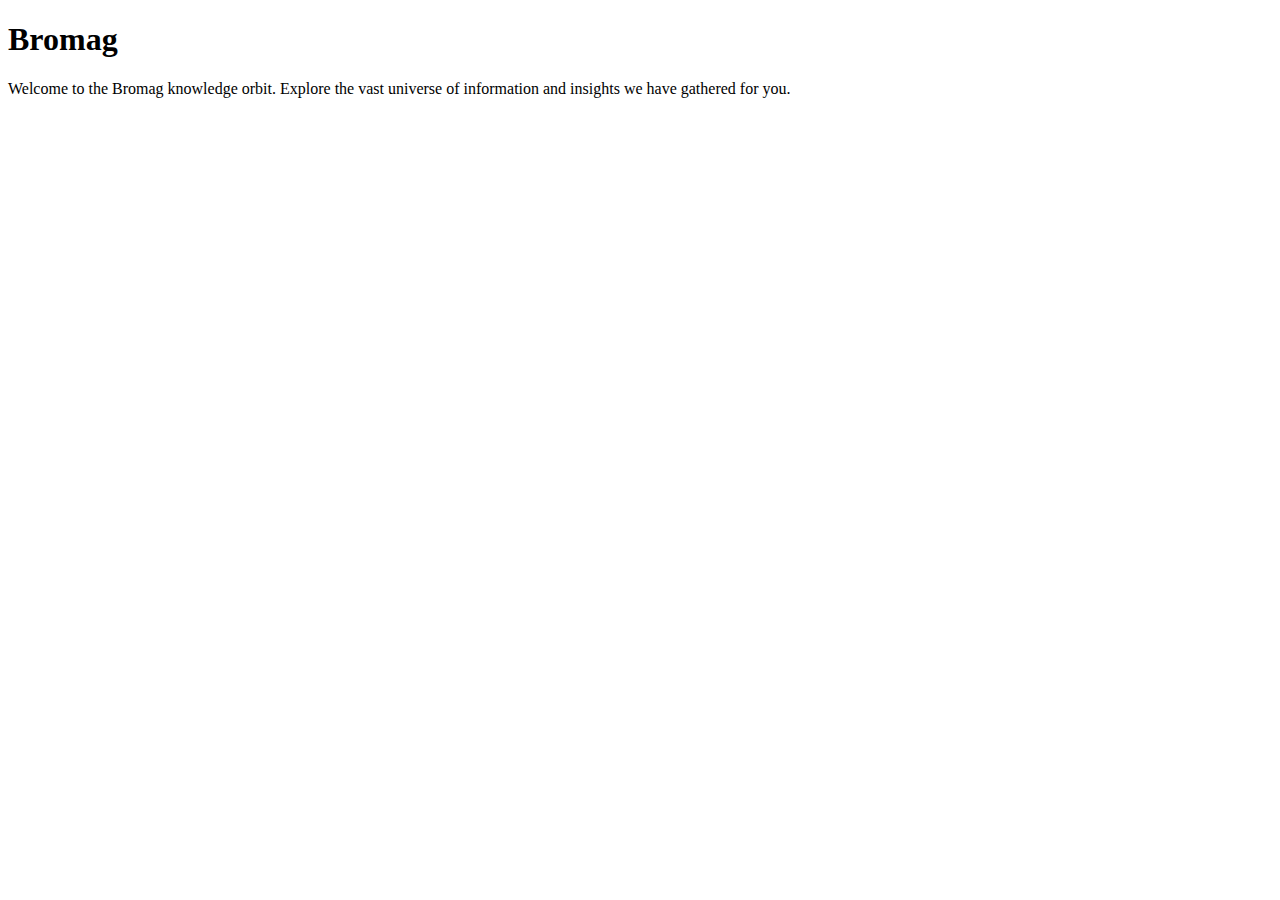
<file: index.html>
<!DOCTYPE html>
<html>
<head>
    <meta charset='utf-8'>
    <meta http-equiv='X-UA-Compatible' content='IE=edge'>
    <title>Knowledge Orbit</title>
</head>
<body>
    <h1>Bromag</h1>
    <p>Welcome to the Bromag knowledge orbit. Explore the vast universe of information and insights we have gathered for you.</p>
    
</body>
</html>
</file>
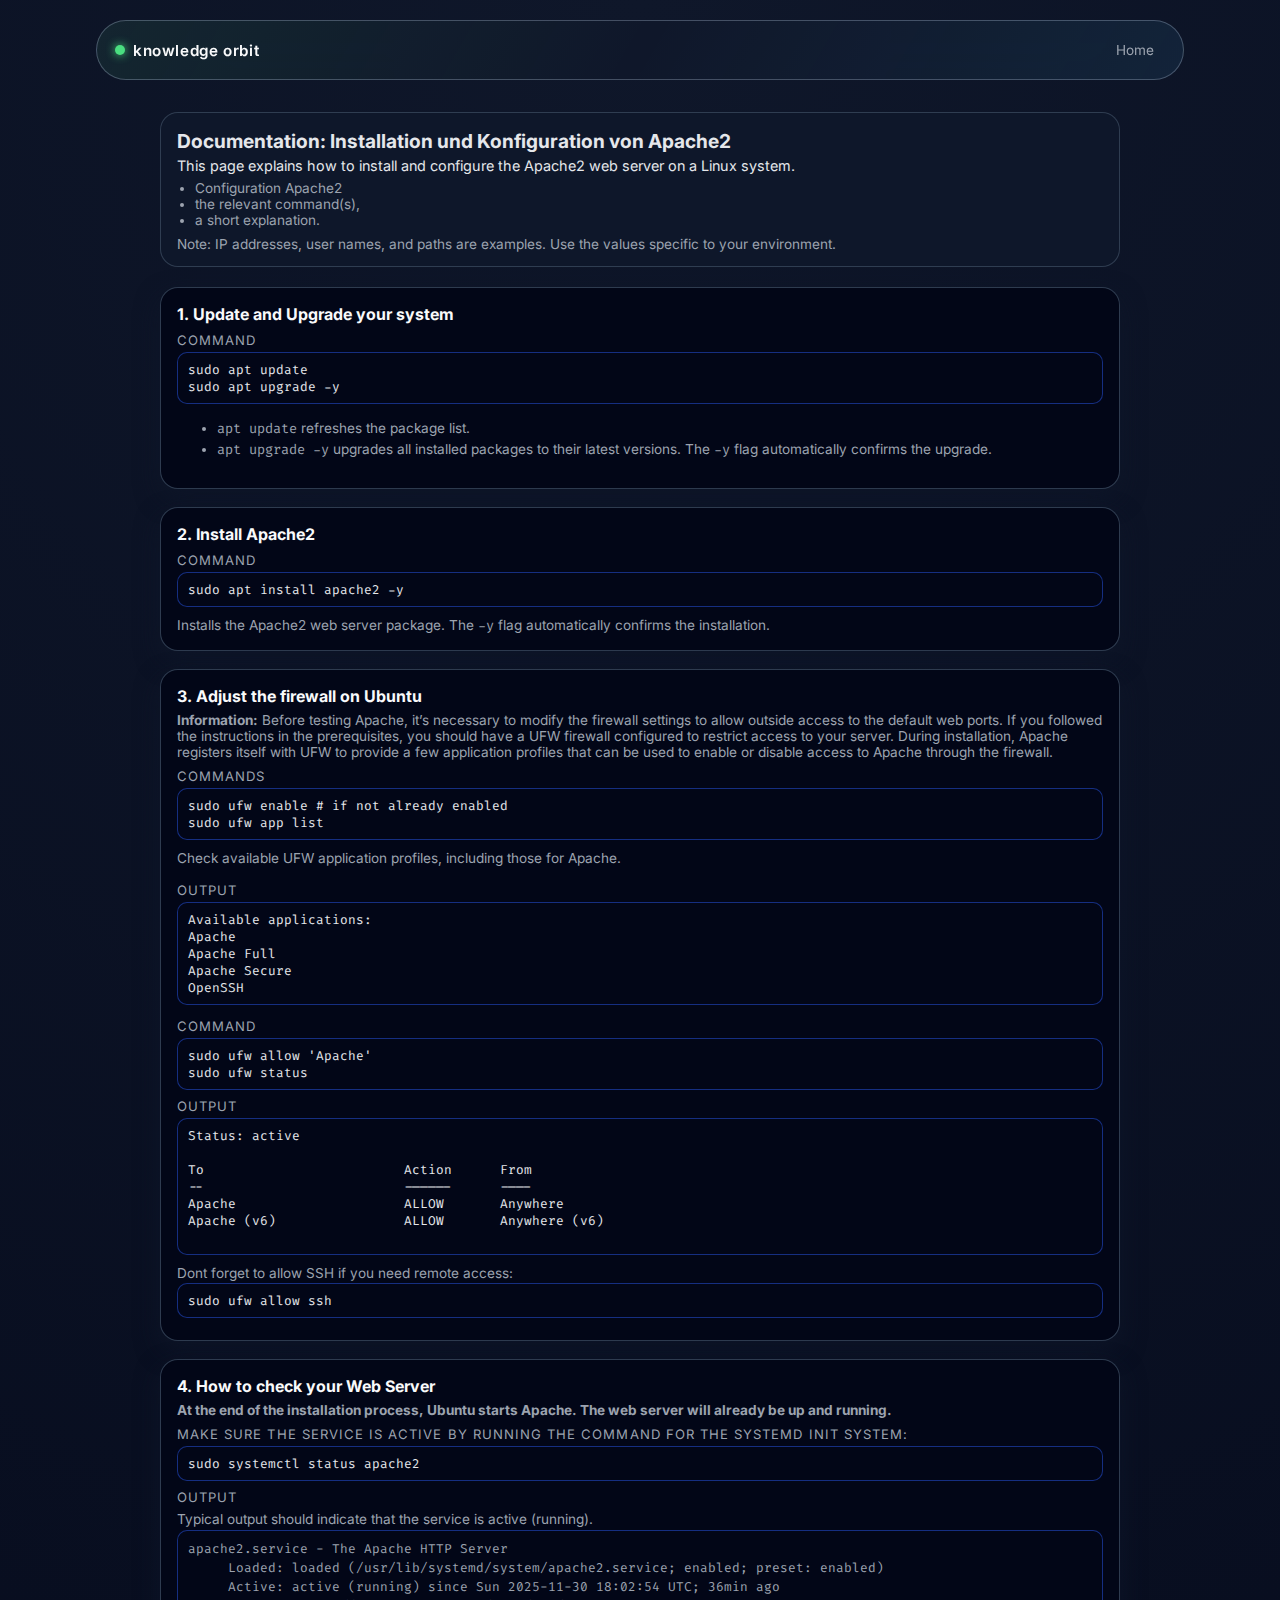
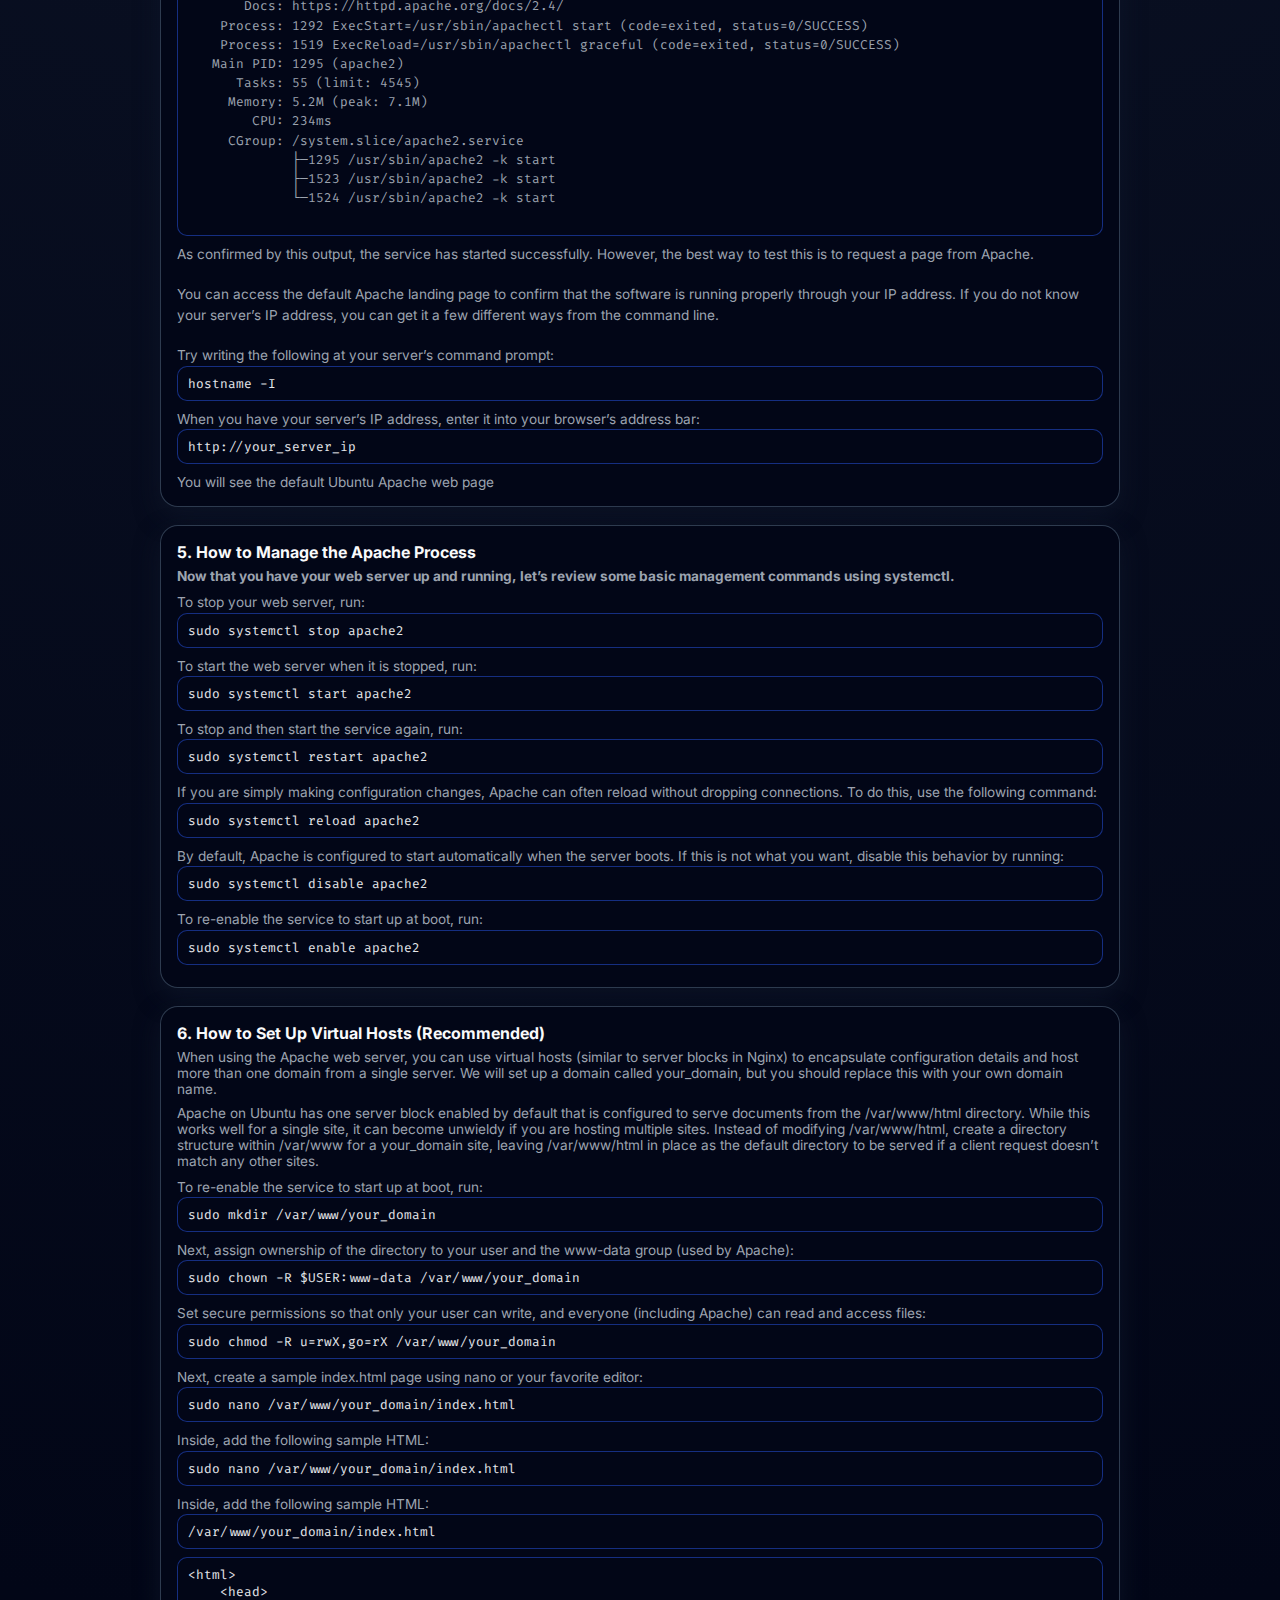
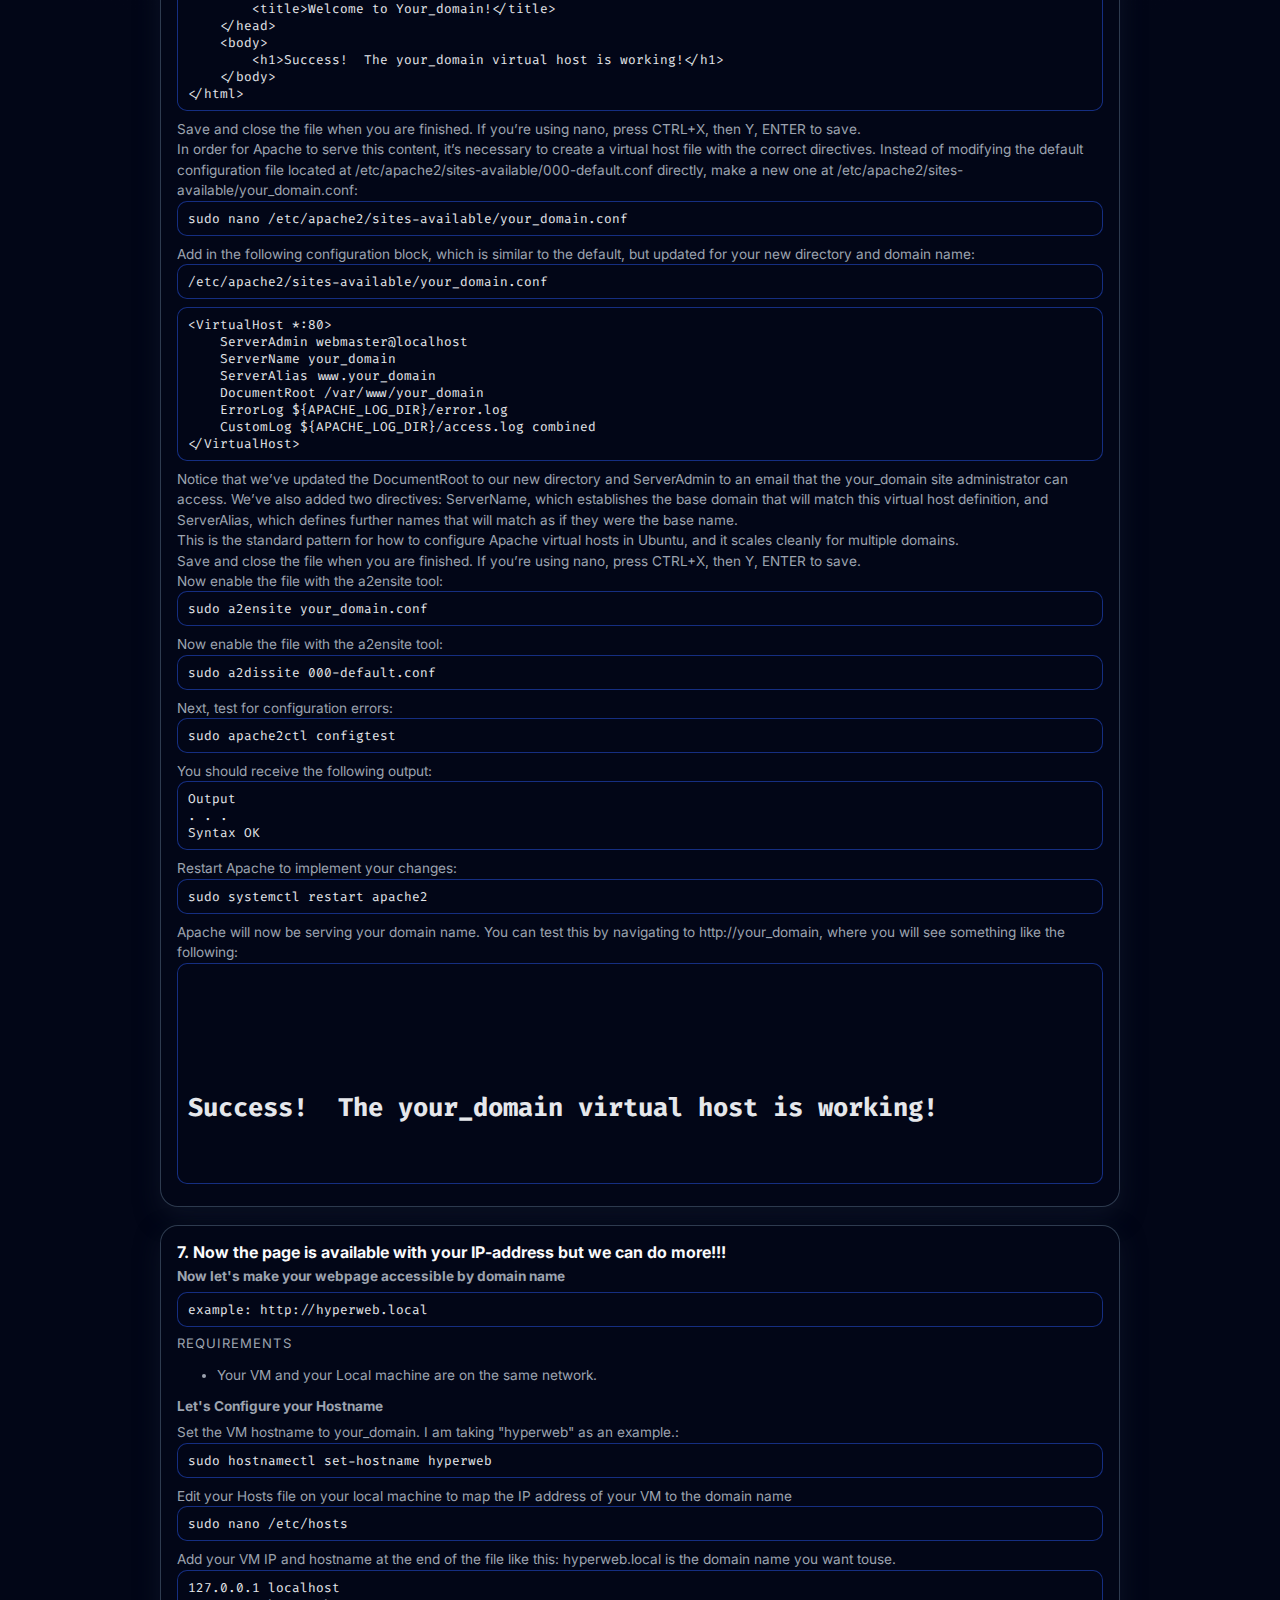
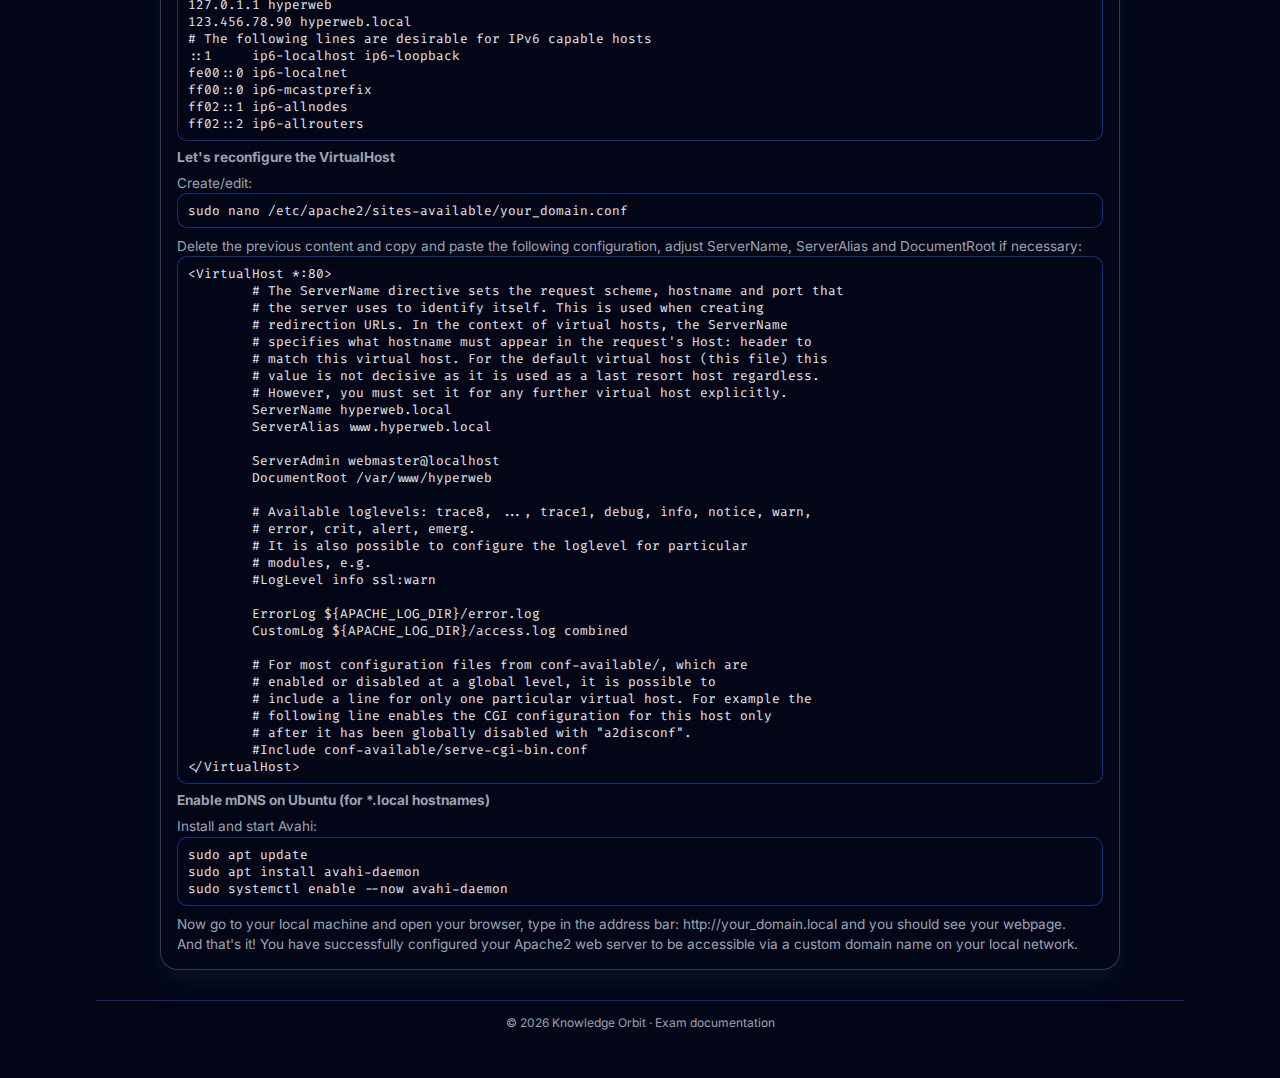
<file: knowledge-orbit-apache2.html>
<!DOCTYPE html>
<html lang="en">

<head>
  <meta charset="UTF-8" />
  <meta name="viewport" content="width=device-width, initial-scale=1" />
  <title>Exam Documentation · Dev Space</title>

  <!-- same fonts as your main page -->
  <link rel="preconnect" href="https://fonts.googleapis.com">
  <link rel="preconnect" href="https://fonts.gstatic.com" crossorigin>
  <link
    href="https://fonts.googleapis.com/css2?family=Fira+Code:wght@400;500;600&family=Inter:wght@400;500;600;700&display=swap"
    rel="stylesheet">

  <link rel="stylesheet" href="css/style.css" />
  <style>
    /* extra styling for code blocks and exam sections */
    .exam-container {
      max-width: 960px;
      margin: 0 auto;
    }

    .exam-intro {
      margin-bottom: 20px;
      padding: 16px 16px 14px;
      border-radius: 18px;
      background: rgba(15, 23, 42, 0.95);
      border: 1px solid rgba(51, 65, 85, 0.9);
      font-size: 0.9rem;
      color: #e5e7eb;
    }

    .exam-section {
      margin-bottom: 18px;
      padding: 16px 16px 14px;
      border-radius: 18px;
      background: radial-gradient(circle at top left, #020617 0, #020617 65%);
      border: 1px solid rgba(51, 65, 85, 0.9);
      box-shadow: 0 10px 24px rgba(15, 23, 42, 0.75);
    }

    .exam-section h2 {
      margin: 0 0 6px;
      font-size: 1rem;
      color: #f9fafb;
    }

    .exam-question {
      font-size: 0.85rem;
      color: #9ca3af;
      margin-bottom: 8px;
    }

    .exam-answer-title {
      font-size: 0.82rem;
      text-transform: uppercase;
      letter-spacing: 0.08em;
      color: #9ca3af;
      margin-bottom: 4px;
    }

    pre {
      margin: 0 0 8px;
      padding: 8px 10px;
      border-radius: 10px;
      background: #020617;
      border: 1px solid rgba(30, 64, 175, 0.7);
      overflow-x: auto;
      font-size: 0.8rem;
      font-family: "Fira Code", monospace;
    }

    code {
      font-family: "Fira Code", monospace;
    }

    .exam-explanation {
      font-size: 0.85rem;
      color: #9ca3af;
      line-height: 1.5;
    }

    .badge {
      display: inline-flex;
      align-items: center;
      gap: 6px;
      font-size: 0.78rem;
      padding: 2px 8px;
      border-radius: 999px;
      border: 1px solid rgba(148, 163, 184, 0.5);
      background: rgba(15, 23, 42, 0.9);
      color: #e5e7eb;
      margin-left: 6px;
    }

    .badge span {
      color: #22c55e;
    }

    @media (max-width: 768px) {
      .exam-container {
        padding-inline: 0;
      }
    }
  </style>
</head>

<body>
  <div class="page">
    <!-- Header / Nav (adapt links to your project) -->
    <header class="site-header">
      <div class="logo">
        <span class="logo-dot"></span>
        <span class="logo-text">Knowledge Orbit</span>
      </div>
      <nav class="nav">
        <a href="index.html">Home</a>
      </nav>
    </header>

    <main class="exam-container">
      <section class="exam-intro">
        <h1 style="margin: 0 0 4px; font-size: 1.2rem;">Documentation: Installation und Konfiguration von Apache2</h1>
        <p style="margin: 0 0 6px; font-size: 0.9rem;">
          This page explains how to install and configure the Apache2 web server on a Linux system.
        </p>
        <ul style="margin: 0 0 8px 18px; padding: 0; font-size: 0.85rem; color: #9ca3af;">
          <li>Configuration Apache2</li>
          <li>the relevant command(s),</li>
          <li>a short explanation.</li>
        </ul>
        <p style="margin: 0; font-size: 0.85rem; color: #9ca3af;">
          Note: IP addresses, user names, and paths are examples. Use the values specific to your environment.
        </p>
      </section>

      <!-- Q1 -->
      <section class="exam-section" id="q1">
        <h2>1. Update and Upgrade your system</h2>
        <div class="exam-question">
        </div>
        <div class="exam-answer-title">Command</div>
        <pre><code>sudo apt update
sudo apt upgrade -y</code></pre>
        <div class="exam-explanation">
          <ul>
            <li><code>apt update</code> refreshes the package list.</li>
            <li><code>apt upgrade -y</code> upgrades all installed packages to their latest versions. The
              <code>-y</code> flag automatically confirms the upgrade.
            </li>
          </ul>
        </div>
      </section>

      <!-- Q2 -->
      <section class="exam-section" id="q2">
        <h2>2. Install Apache2</h2>
        <div class="exam-question">
        </div>
        <div class="exam-answer-title">Command</div>
        <pre><code>sudo apt install apache2 -y</code></pre>
        <div class="exam-explanation">
          Installs the Apache2 web server package. The <code>-y</code> flag automatically confirms the installation.
        </div>
      </section>

      <!-- Q3 -->
      <section class="exam-section" id="q3">
        <h2>3. Adjust the firewall on Ubuntu</h2>
        <div class="exam-question">
          <strong>Information:</strong> Before testing Apache, it’s necessary to modify the firewall settings to allow
          outside access to the default web ports. If you followed the instructions in the prerequisites, you should
          have a UFW firewall configured to restrict access to your server.
          During installation, Apache registers itself with UFW to provide a few application profiles that can be used
          to enable or disable access to Apache through the firewall.
        </div>
        <div class="exam-answer-title">Commands</div>
        <pre><code>sudo ufw enable # if not already enabled
sudo ufw app list
</code></pre>
        </code></pre>
        <div class="exam-explanation">
          Check available UFW application profiles, including those for Apache.
        </div>
        <p class="exam-answer-title">Output</p>
        <pre><code>Available applications:
Apache 
Apache Full
Apache Secure
OpenSSH</code></pre>
        <p class="exam-answer-title">Command</p>
        <pre><code>sudo ufw allow 'Apache'
sudo ufw status</code></pre>
        <div class="exam-answer-title">Output</div>
        <pre><code>Status: active

To                         Action      From
--                         ------      ----
Apache                     ALLOW       Anywhere
Apache (v6)                ALLOW       Anywhere (v6)
    </code></pre>
        <div class="exam-explanation">
          Dont forget to allow SSH if you need remote access:
        </div>
        <pre><code>sudo ufw allow ssh</code></pre>
      </section>

      <!-- Q4 -->
      <section class="exam-section" id="q4">
        <h2>4. How to check your Web Server</h2>
        <div class="exam-question">
          <strong>At the end of the installation process, Ubuntu starts Apache. The web server will already be up and
            running.</strong>
        </div>
        <div class="exam-answer-title">Make sure the service is active by running the command for the systemd init
          system:</div>
        <pre><code>sudo systemctl status apache2</code></pre>
        <div class="exam-answer-title">Output</div>
        <div class="exam-explanation">
          Typical output should indicate that the service is active (running).
          <pre><code>apache2.service - The Apache HTTP Server
     Loaded: loaded (/usr/lib/systemd/system/apache2.service; enabled; preset: enabled)
     Active: active (running) since Sun 2025-11-30 18:02:54 UTC; 36min ago
       Docs: https://httpd.apache.org/docs/2.4/
    Process: 1292 ExecStart=/usr/sbin/apachectl start (code=exited, status=0/SUCCESS)
    Process: 1519 ExecReload=/usr/sbin/apachectl graceful (code=exited, status=0/SUCCESS)
   Main PID: 1295 (apache2)
      Tasks: 55 (limit: 4545)
     Memory: 5.2M (peak: 7.1M)
        CPU: 234ms
     CGroup: /system.slice/apache2.service
             ├─1295 /usr/sbin/apache2 -k start
             ├─1523 /usr/sbin/apache2 -k start
             └─1524 /usr/sbin/apache2 -k start
            </code></pre>
        </div>
        <div class="exam-explanation">
          As confirmed by this output, the service has started successfully. However, the best way to test this is to
          request a page from Apache.<br><br>
          You can access the default Apache landing page to confirm that the software is running properly through your
          IP address. If you do not know your server’s IP address, you can get it a few different ways from the
          command line.
        </div><br>
        <div class="exam-explanation">
          Try writing the following at your server’s command prompt:
        </div>
        <pre><code>hostname -I</code></pre>
        <div class="exam-explanation">
          When you have your server’s IP address, enter it into your browser’s address bar:
        </div>
        <pre><code>http://your_server_ip</code></pre>
        <div class="exam-explanation">
          You will see the default Ubuntu Apache web page
        </div>
      </section>

      <!-- Q5 -->
      <section class="exam-section" id="q5">
        <h2>5. How to Manage the Apache Process</h2>
        <div class="exam-question">
          <strong>Now that you have your web server up and running, let’s review some basic management commands using
            systemctl.</strong>
        </div>
        <div class="exam-explanation">
          To stop your web server, run:
        </div>
        <pre><code>sudo systemctl stop apache2</code></pre>
        <div class="exam-explanation">
          To start the web server when it is stopped, run:
        </div>
        <pre><code>sudo systemctl start apache2</code></pre>
        <div class="exam-explanation">
          To stop and then start the service again, run:
        </div>
        <pre><code>sudo systemctl restart apache2</code></pre>
        <div class="exam-explanation">
          If you are simply making configuration changes, Apache can often reload without dropping connections. To do
          this, use the following command:
        </div>
        <pre><code>sudo systemctl reload apache2</code></pre>
        <div class="exam-explanation">
          By default, Apache is configured to start automatically when the server boots. If this is not what you want,
          disable this behavior by running:
        </div>
        <pre><code>sudo systemctl disable apache2</code></pre>
        <div class="exam-explanation">
          To re-enable the service to start up at boot, run:
        </div>
        <pre><code>sudo systemctl enable apache2</code></pre>
      </section>

      <!-- Q6 -->
      <section class="exam-section" id="q6">
        <h2>6. How to Set Up Virtual Hosts (Recommended)</h2>
        <div class="exam-question">
          When using the Apache web server, you can use virtual hosts (similar to server blocks in Nginx) to encapsulate
          configuration details and host more than one domain from a single server. We will set up a domain called
          your_domain, but you should replace this with your own domain name.
        </div>
        <div class="exam-question">
          Apache on Ubuntu has one server block enabled by default that is configured to serve documents from the
          /var/www/html directory. While this works well for a single site, it can become unwieldy if you are hosting
          multiple sites. Instead of modifying /var/www/html, create a directory structure within /var/www for a
          your_domain site, leaving /var/www/html in place as the default directory to be served if a client request
          doesn’t match any other sites.
        </div>
        <div class="exam-explanation">
          To re-enable the service to start up at boot, run:
        </div>
        <pre><code>sudo mkdir /var/www/your_domain</code></pre>
        <div class="exam-explanation">
          Next, assign ownership of the directory to your user and the www-data group (used by Apache):
        </div>
        <pre><code>sudo chown -R $USER:www-data /var/www/your_domain</code></pre>
        <div class="exam-explanation">
          Set secure permissions so that only your user can write, and everyone (including Apache) can read and access
          files:
        </div>
        <pre><code>sudo chmod -R u=rwX,go=rX /var/www/your_domain</code></pre>
        <div class="exam-explanation">
          Next, create a sample index.html page using nano or your favorite editor:
        </div>
        <pre><code>sudo nano /var/www/your_domain/index.html</code></pre>
        <div class="exam-explanation">
          Inside, add the following sample HTML:
        </div>
        <pre><code>sudo nano /var/www/your_domain/index.html</code></pre>
        <div class="exam-explanation">
          Inside, add the following sample HTML:
        </div>
        <pre><code>/var/www/your_domain/index.html</code></pre>
        <pre><code>&lt;html&gt;
    &lt;head&gt;
        &lt;title&gt;Welcome to Your_domain!&lt;/title&gt;
    &lt;/head&gt;
    &lt;body&gt;
        &lt;h1&gt;Success!  The your_domain virtual host is working!&lt;/h1&gt;
    &lt;/body&gt;
&lt;/html&gt;
</code></pre>
        <div class="exam-explanation">
          Save and close the file when you are finished. If you’re using nano, press CTRL+X, then Y, ENTER to save.
        </div>
        <div class="exam-explanation">
          In order for Apache to serve this content, it’s necessary to create a virtual host file with the correct
          directives. Instead of modifying the default configuration file located at
          /etc/apache2/sites-available/000-default.conf directly, make a new one at
          /etc/apache2/sites-available/your_domain.conf:</div>
        <pre><code>sudo nano /etc/apache2/sites-available/your_domain.conf</code></pre>
        <div class="exam-explanation">
          Add in the following configuration block, which is similar to the default, but updated for your new directory
          and domain name:
        </div>
        <pre><code>/etc/apache2/sites-available/your_domain.conf</code></pre>
        <pre><code>&lt;VirtualHost *:80&gt;
    ServerAdmin webmaster@localhost
    ServerName your_domain
    ServerAlias www.your_domain
    DocumentRoot /var/www/your_domain
    ErrorLog ${APACHE_LOG_DIR}/error.log
    CustomLog ${APACHE_LOG_DIR}/access.log combined
&lt;/VirtualHost&gt;
</code></pre>
        <div class="exam-explanation">
          Notice that we’ve updated the DocumentRoot to our new directory and ServerAdmin to an email that the
          your_domain site administrator can access. We’ve also added two directives: ServerName, which establishes the
          base domain that will match this virtual host definition, and ServerAlias, which defines further names that
          will match as if they were the base name.</div>
        <div class="exam-explanation">
          This is the standard pattern for how to configure Apache virtual hosts in Ubuntu, and it scales cleanly for
          multiple domains.
        </div>
        <div class="exam-explanation">
          Save and close the file when you are finished. If you’re using nano, press CTRL+X, then Y, ENTER to save.
        </div>
        <div class="exam-explanation">
          Now enable the file with the a2ensite tool:
        </div>
        <pre><code>sudo a2ensite your_domain.conf</code></pre>
        <div class="exam-explanation">
          Now enable the file with the a2ensite tool:
        </div>
        <pre><code>sudo a2dissite 000-default.conf</code></pre>
        <div class="exam-explanation">
          Next, test for configuration errors:
        </div>
        <pre><code>sudo apache2ctl configtest</code></pre>
        <div class="exam-explanation">
          You should receive the following output:
        </div>
        <pre><code>Output
. . .
Syntax OK
</code></pre>
        <div class="exam-explanation">
          Restart Apache to implement your changes:
        </div>
        <pre><code>sudo systemctl restart apache2</code></pre>
        <div class="exam-explanation">
          Apache will now be serving your domain name. You can test this by navigating to http://your_domain, where you
          will see something like the following:
        </div>
        <pre><code><html>
    <head>
        <title>Welcome to Your_domain!</title>
    </head>
    <body>
        <h1>Success!  The your_domain virtual host is working!</h1>
    </body>
</html></code></pre>
      </section>

      <!-- Q7 + Q8 -->
      <section class="exam-section" id="q7">
        <h2>7. Now the page is available with your IP-address but we can do more!!!</h2>
        <div class="exam-question">
          <strong>Now let's make your webpage accessible by domain name</strong>
        </div>
        <pre><code>example: http://hyperweb.local</code></pre>
        <div class="exam-answer-title">Requirements</div>
        <div class="exam-explanation">
          <ul>
            <li>Your VM and your Local machine are on the same network.</li>
          </ul>
        </div>
        <div class="exam-question">
          <strong>Let's Configure your Hostname</strong>
        </div>
        <div class="exam-explanation">
          Set the VM hostname to your_domain. I am taking "hyperweb" as an example.:
        </div>
        <pre><code>sudo hostnamectl set-hostname hyperweb</code></pre>
        <div class="exam-explanation">
          Edit your Hosts file on your local machine to map the IP address of your VM to the domain name
        </div>
        <pre><code>sudo nano /etc/hosts</code></pre>
        <div class="exam-explanation">
          Add your VM IP and hostname at the end of the file like this: hyperweb.local is the domain name you want
          touse.
        </div>
        <pre><code>127.0.0.1 localhost
127.0.1.1 hyperweb
123.456.78.90 hyperweb.local
# The following lines are desirable for IPv6 capable hosts
::1     ip6-localhost ip6-loopback
fe00::0 ip6-localnet
ff00::0 ip6-mcastprefix
ff02::1 ip6-allnodes
ff02::2 ip6-allrouters</code></pre>
        <div class="exam-question">
          <strong>Let's reconfigure the VirtualHost</strong>
        </div>
        <div class="exam-explanation">
          Create/edit:
        </div>
        <pre><code>sudo nano /etc/apache2/sites-available/your_domain.conf</code></pre>
        <div class="exam-explanation">
          Delete the previous content and copy and paste the following configuration, adjust ServerName, ServerAlias and
          DocumentRoot if necessary:
        </div>
        <pre><code>&lt;VirtualHost *:80&gt;
	# The ServerName directive sets the request scheme, hostname and port that
	# the server uses to identify itself. This is used when creating
	# redirection URLs. In the context of virtual hosts, the ServerName
	# specifies what hostname must appear in the request's Host: header to
	# match this virtual host. For the default virtual host (this file) this
	# value is not decisive as it is used as a last resort host regardless.
	# However, you must set it for any further virtual host explicitly.
	ServerName hyperweb.local
	ServerAlias www.hyperweb.local

	ServerAdmin webmaster@localhost
	DocumentRoot /var/www/hyperweb

	# Available loglevels: trace8, ..., trace1, debug, info, notice, warn,
	# error, crit, alert, emerg.
	# It is also possible to configure the loglevel for particular
	# modules, e.g.
	#LogLevel info ssl:warn

	ErrorLog ${APACHE_LOG_DIR}/error.log
	CustomLog ${APACHE_LOG_DIR}/access.log combined

	# For most configuration files from conf-available/, which are
	# enabled or disabled at a global level, it is possible to
	# include a line for only one particular virtual host. For example the
	# following line enables the CGI configuration for this host only
	# after it has been globally disabled with "a2disconf".
	#Include conf-available/serve-cgi-bin.conf
&lt;/VirtualHost&gt;
</code></pre>
        <div class="exam-question">
          <strong>Enable mDNS on Ubuntu (for *.local hostnames)</strong>
        </div>
        <div class="exam-explanation">
          Install and start Avahi:
        </div>
        <pre><code>sudo apt update
sudo apt install avahi-daemon
sudo systemctl enable --now avahi-daemon</code></pre>
        <div class="exam-explanation">
          Now go to your local machine and open your browser, type in the address bar: http://your_domain.local and you
          should see your webpage.
        </div>
        <div class="exam-explanation">
          And that's it! You have successfully configured your Apache2 web server to be accessible via a custom domain
          name on your local network.
        </div>
      </section>
    </main>

    <footer class="site-footer">
      <span>© <span id="year"></span> Knowledge Orbit · Exam documentation</span>
    </footer>
  </div>

  <script>
    document.getElementById('year').textContent = new Date().getFullYear();
  </script>
</body>

</html>
</file>
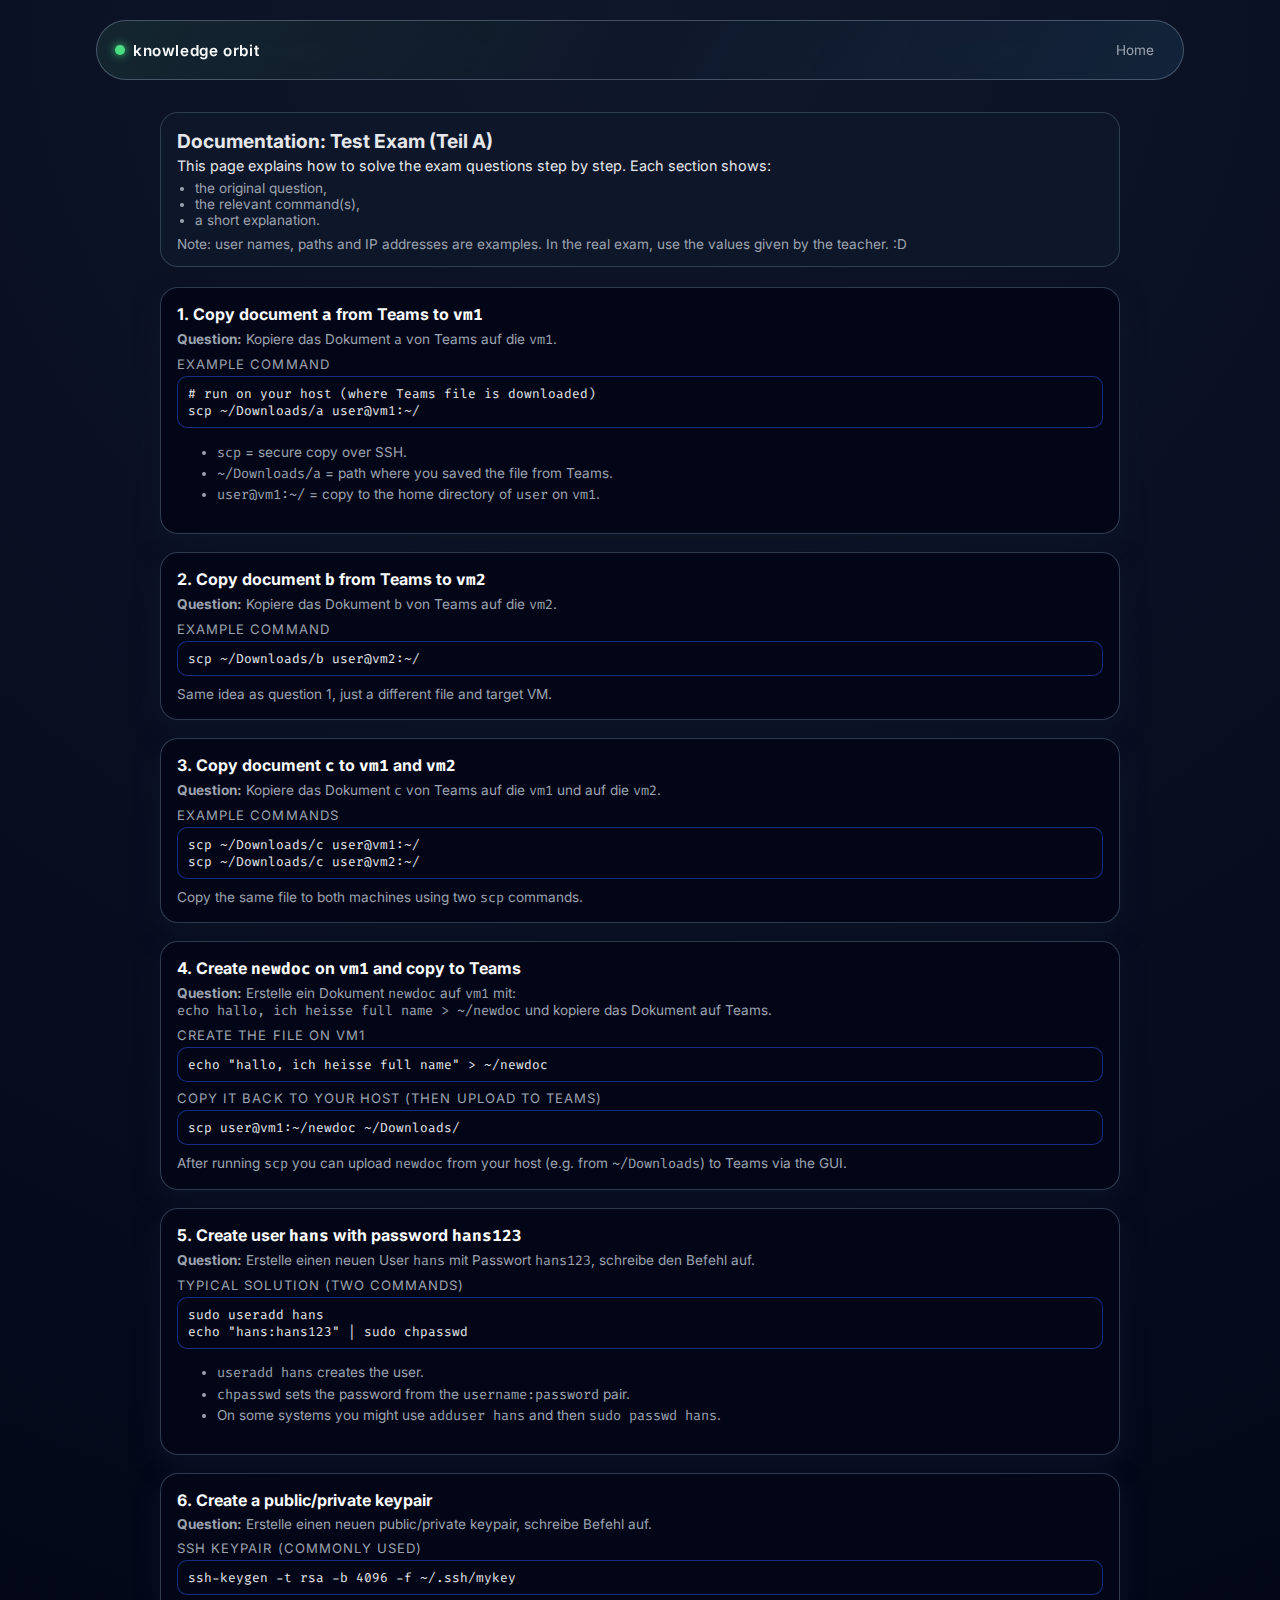
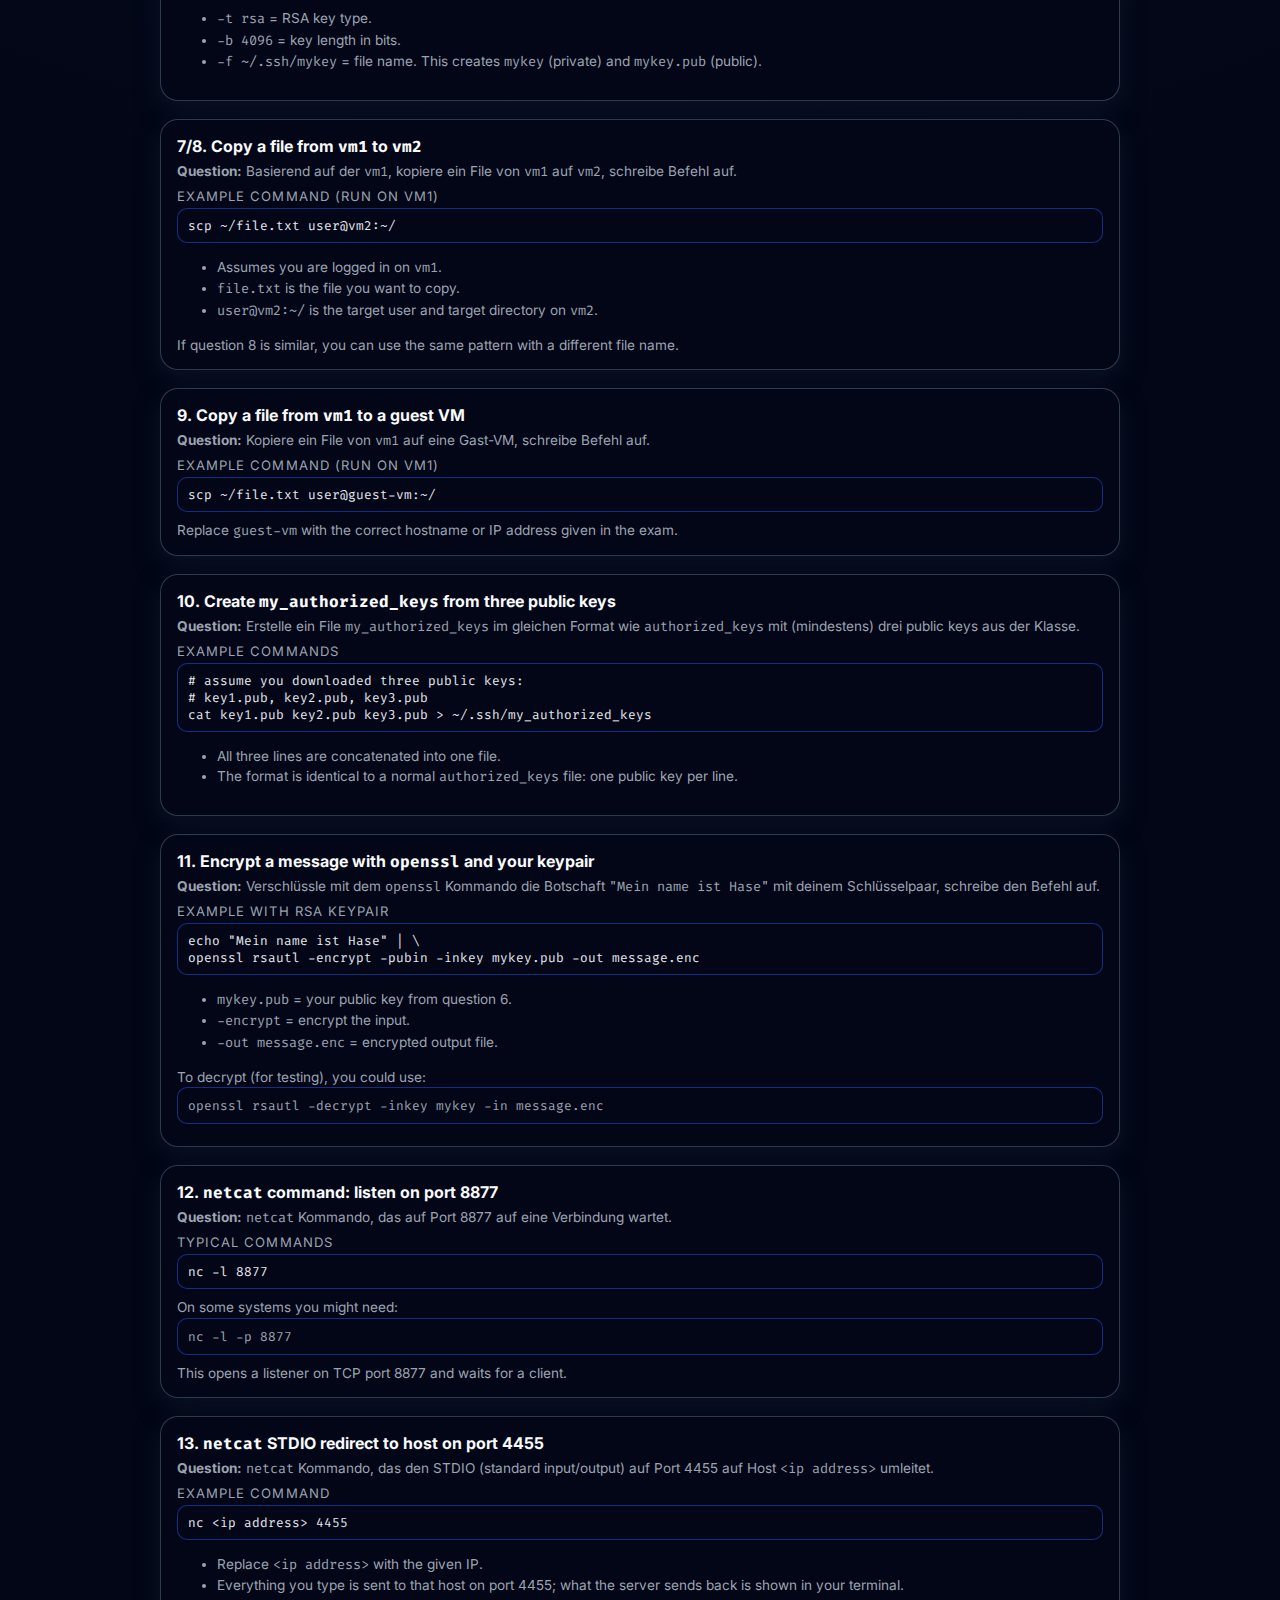
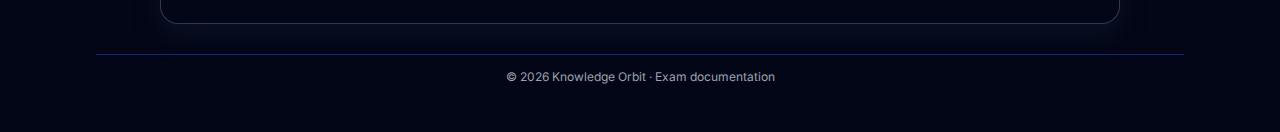
<file: knowledge-orbit-network-cloud.html>
<!DOCTYPE html>
<html lang="en">
<head>
  <meta charset="UTF-8" />
  <meta name="viewport" content="width=device-width, initial-scale=1" />
  <title>Exam Documentation · Dev Space</title>

  <!-- same fonts as your main page -->
  <link rel="preconnect" href="https://fonts.googleapis.com">
  <link rel="preconnect" href="https://fonts.gstatic.com" crossorigin>
  <link href="https://fonts.googleapis.com/css2?family=Fira+Code:wght@400;500;600&family=Inter:wght@400;500;600;700&display=swap" rel="stylesheet">

  <link rel="stylesheet" href="css/style.css" />
  <style>
    /* extra styling for code blocks and exam sections */
    .exam-container {
      max-width: 960px;
      margin: 0 auto;
    }

    .exam-intro {
      margin-bottom: 20px;
      padding: 16px 16px 14px;
      border-radius: 18px;
      background: rgba(15, 23, 42, 0.95);
      border: 1px solid rgba(51, 65, 85, 0.9);
      font-size: 0.9rem;
      color: #e5e7eb;
    }

    .exam-section {
      margin-bottom: 18px;
      padding: 16px 16px 14px;
      border-radius: 18px;
      background: radial-gradient(circle at top left, #020617 0, #020617 65%);
      border: 1px solid rgba(51, 65, 85, 0.9);
      box-shadow: 0 10px 24px rgba(15, 23, 42, 0.75);
    }

    .exam-section h2 {
      margin: 0 0 6px;
      font-size: 1rem;
      color: #f9fafb;
    }

    .exam-question {
      font-size: 0.85rem;
      color: #9ca3af;
      margin-bottom: 8px;
    }

    .exam-answer-title {
      font-size: 0.82rem;
      text-transform: uppercase;
      letter-spacing: 0.08em;
      color: #9ca3af;
      margin-bottom: 4px;
    }

    pre {
      margin: 0 0 8px;
      padding: 8px 10px;
      border-radius: 10px;
      background: #020617;
      border: 1px solid rgba(30, 64, 175, 0.7);
      overflow-x: auto;
      font-size: 0.8rem;
      font-family: "Fira Code", monospace;
    }

    code {
      font-family: "Fira Code", monospace;
    }

    .exam-explanation {
      font-size: 0.85rem;
      color: #9ca3af;
      line-height: 1.5;
    }

    .badge {
      display: inline-flex;
      align-items: center;
      gap: 6px;
      font-size: 0.78rem;
      padding: 2px 8px;
      border-radius: 999px;
      border: 1px solid rgba(148, 163, 184, 0.5);
      background: rgba(15, 23, 42, 0.9);
      color: #e5e7eb;
      margin-left: 6px;
    }

    .badge span {
      color: #22c55e;
    }

    @media (max-width: 768px) {
      .exam-container {
        padding-inline: 0;
      }
    }
  </style>
</head>
<body>
  <div class="page">
    <!-- Header / Nav (adapt links to your project) -->
    <header class="site-header">
      <div class="logo">
        <span class="logo-dot"></span>
        <span class="logo-text">Knowledge Orbit</span>
      </div>
      <nav class="nav">
        <a href="index.html">Home</a>
      </nav>
    </header>

    <main class="exam-container">
      <section class="exam-intro">
        <h1 style="margin: 0 0 4px; font-size: 1.2rem;">Documentation: Test Exam (Teil A)</h1>
        <p style="margin: 0 0 6px; font-size: 0.9rem;">
          This page explains how to solve the exam questions step by step. Each section shows:
        </p>
        <ul style="margin: 0 0 8px 18px; padding: 0; font-size: 0.85rem; color: #9ca3af;">
          <li>the original question,</li>
          <li>the relevant command(s),</li>
          <li>a short explanation.</li>
        </ul>
        <p style="margin: 0; font-size: 0.85rem; color: #9ca3af;">
          Note: user names, paths and IP addresses are examples. In the real exam, use the values given by the teacher. :D
        </p>
      </section>

      <!-- Q1 -->
      <section class="exam-section" id="q1">
        <h2>1. Copy document <code>a</code> from Teams to <code>vm1</code></h2>
        <div class="exam-question">
          <strong>Question:</strong> Kopiere das Dokument <code>a</code> von Teams auf die <code>vm1</code>.
        </div>
        <div class="exam-answer-title">Example command</div>
        <pre><code># run on your host (where Teams file is downloaded)
scp ~/Downloads/a user@vm1:~/</code></pre>
        <div class="exam-explanation">
          <ul>
            <li><code>scp</code> = secure copy over SSH.</li>
            <li><code>~/Downloads/a</code> = path where you saved the file from Teams.</li>
            <li><code>user@vm1:~/</code> = copy to the home directory of <code>user</code> on <code>vm1</code>.</li>
          </ul>
        </div>
      </section>

      <!-- Q2 -->
      <section class="exam-section" id="q2">
        <h2>2. Copy document <code>b</code> from Teams to <code>vm2</code></h2>
        <div class="exam-question">
          <strong>Question:</strong> Kopiere das Dokument <code>b</code> von Teams auf die <code>vm2</code>.
        </div>
        <div class="exam-answer-title">Example command</div>
        <pre><code>scp ~/Downloads/b user@vm2:~/</code></pre>
        <div class="exam-explanation">
          Same idea as question 1, just a different file and target VM.
        </div>
      </section>

      <!-- Q3 -->
      <section class="exam-section" id="q3">
        <h2>3. Copy document <code>c</code> to <code>vm1</code> and <code>vm2</code></h2>
        <div class="exam-question">
          <strong>Question:</strong> Kopiere das Dokument <code>c</code> von Teams auf die <code>vm1</code> und auf die <code>vm2</code>.
        </div>
        <div class="exam-answer-title">Example commands</div>
        <pre><code>scp ~/Downloads/c user@vm1:~/
scp ~/Downloads/c user@vm2:~/</code></pre>
        <div class="exam-explanation">
          Copy the same file to both machines using two <code>scp</code> commands.
        </div>
      </section>

      <!-- Q4 -->
      <section class="exam-section" id="q4">
        <h2>4. Create <code>newdoc</code> on <code>vm1</code> and copy to Teams</h2>
        <div class="exam-question">
          <strong>Question:</strong> Erstelle ein Dokument <code>newdoc</code> auf <code>vm1</code> mit:<br>
          <code>echo hallo, ich heisse full name &gt; ~/newdoc</code> und kopiere das Dokument auf Teams.
        </div>
        <div class="exam-answer-title">Create the file on vm1</div>
        <pre><code>echo "hallo, ich heisse full name" &gt; ~/newdoc</code></pre>
        <div class="exam-answer-title">Copy it back to your host (then upload to Teams)</div>
        <pre><code>scp user@vm1:~/newdoc ~/Downloads/</code></pre>
        <div class="exam-explanation">
          After running <code>scp</code> you can upload <code>newdoc</code> from your host (e.g. from
          <code>~/Downloads</code>) to Teams via the GUI.
        </div>
      </section>

      <!-- Q5 -->
      <section class="exam-section" id="q5">
        <h2>5. Create user <code>hans</code> with password <code>hans123</code></h2>
        <div class="exam-question">
          <strong>Question:</strong> Erstelle einen neuen User <code>hans</code> mit Passwort <code>hans123</code>, schreibe den Befehl auf.
        </div>
        <div class="exam-answer-title">Typical solution (two commands)</div>
        <pre><code>sudo useradd hans
echo "hans:hans123" | sudo chpasswd</code></pre>
        <div class="exam-explanation">
          <ul>
            <li><code>useradd hans</code> creates the user.</li>
            <li><code>chpasswd</code> sets the password from the <code>username:password</code> pair.</li>
            <li>On some systems you might use <code>adduser hans</code> and then <code>sudo passwd hans</code>.</li>
          </ul>
        </div>
      </section>

      <!-- Q6 -->
      <section class="exam-section" id="q6">
        <h2>6. Create a public/private keypair</h2>
        <div class="exam-question">
          <strong>Question:</strong> Erstelle einen neuen public/private keypair, schreibe Befehl auf.
        </div>
        <div class="exam-answer-title">SSH keypair (commonly used)</div>
        <pre><code>ssh-keygen -t rsa -b 4096 -f ~/.ssh/mykey</code></pre>
        <div class="exam-explanation">
          <ul>
            <li><code>-t rsa</code> = RSA key type.</li>
            <li><code>-b 4096</code> = key length in bits.</li>
            <li><code>-f ~/.ssh/mykey</code> = file name. This creates <code>mykey</code> (private) and <code>mykey.pub</code> (public).</li>
          </ul>
        </div>
      </section>

      <!-- Q7 + Q8 -->
      <section class="exam-section" id="q7">
        <h2>7/8. Copy a file from <code>vm1</code> to <code>vm2</code></h2>
        <div class="exam-question">
          <strong>Question:</strong> Basierend auf der <code>vm1</code>, kopiere ein File von <code>vm1</code> auf <code>vm2</code>, schreibe Befehl auf.
        </div>
        <div class="exam-answer-title">Example command (run on vm1)</div>
        <pre><code>scp ~/file.txt user@vm2:~/</code></pre>
        <div class="exam-explanation">
          <ul>
            <li>Assumes you are logged in on <code>vm1</code>.</li>
            <li><code>file.txt</code> is the file you want to copy.</li>
            <li><code>user@vm2:~/</code> is the target user and target directory on <code>vm2</code>.</li>
          </ul>
        </div>
        <div class="exam-explanation">
          If question 8 is similar, you can use the same pattern with a different file name.
        </div>
      </section>

      <!-- Q9 -->
      <section class="exam-section" id="q9">
        <h2>9. Copy a file from <code>vm1</code> to a guest VM</h2>
        <div class="exam-question">
          <strong>Question:</strong> Kopiere ein File von <code>vm1</code> auf eine Gast-VM, schreibe Befehl auf.
        </div>
        <div class="exam-answer-title">Example command (run on vm1)</div>
        <pre><code>scp ~/file.txt user@guest-vm:~/</code></pre>
        <div class="exam-explanation">
          Replace <code>guest-vm</code> with the correct hostname or IP address given in the exam.
        </div>
      </section>

      <!-- Q10 -->
      <section class="exam-section" id="q10">
        <h2>10. Create <code>my_authorized_keys</code> from three public keys</h2>
        <div class="exam-question">
          <strong>Question:</strong> Erstelle ein File <code>my_authorized_keys</code> im gleichen Format wie <code>authorized_keys</code> mit (mindestens) drei public keys aus der Klasse.
        </div>
        <div class="exam-answer-title">Example commands</div>
        <pre><code># assume you downloaded three public keys:
# key1.pub, key2.pub, key3.pub
cat key1.pub key2.pub key3.pub &gt; ~/.ssh/my_authorized_keys</code></pre>
        <div class="exam-explanation">
          <ul>
            <li>All three lines are concatenated into one file.</li>
            <li>The format is identical to a normal <code>authorized_keys</code> file: one public key per line.</li>
          </ul>
        </div>
      </section>

      <!-- Q11 -->
      <section class="exam-section" id="q11">
        <h2>11. Encrypt a message with <code>openssl</code> and your keypair</h2>
        <div class="exam-question">
          <strong>Question:</strong> Verschlüssle mit dem <code>openssl</code> Kommando die Botschaft
          <code>"Mein name ist Hase"</code> mit deinem Schlüsselpaar, schreibe den Befehl auf.
        </div>
        <div class="exam-answer-title">Example with RSA keypair</div>
        <pre><code>echo "Mein name ist Hase" | \
openssl rsautl -encrypt -pubin -inkey mykey.pub -out message.enc</code></pre>
        <div class="exam-explanation">
          <ul>
            <li><code>mykey.pub</code> = your public key from question 6.</li>
            <li><code>-encrypt</code> = encrypt the input.</li>
            <li><code>-out message.enc</code> = encrypted output file.</li>
          </ul>
          To decrypt (for testing), you could use:
          <pre><code>openssl rsautl -decrypt -inkey mykey -in message.enc</code></pre>
        </div>
      </section>

      <!-- Q12 -->
      <section class="exam-section" id="q12">
        <h2>12. <code>netcat</code> command: listen on port 8877</h2>
        <div class="exam-question">
          <strong>Question:</strong> <code>netcat</code> Kommando, das auf Port 8877 auf eine Verbindung wartet.
        </div>
        <div class="exam-answer-title">Typical commands</div>
        <pre><code>nc -l 8877</code></pre>
        <div class="exam-explanation">
          On some systems you might need:
          <pre><code>nc -l -p 8877</code></pre>
          This opens a listener on TCP port 8877 and waits for a client.
        </div>
      </section>

      <!-- Q13 -->
      <section class="exam-section" id="q13">
        <h2>13. <code>netcat</code> STDIO redirect to host on port 4455</h2>
        <div class="exam-question">
          <strong>Question:</strong> <code>netcat</code> Kommando, das den STDIO (standard input/output)
          auf Port 4455 auf Host <code>&lt;ip address&gt;</code> umleitet.
        </div>
        <div class="exam-answer-title">Example command</div>
        <pre><code>nc &lt;ip address&gt; 4455</code></pre>
        <div class="exam-explanation">
          <ul>
            <li>Replace <code>&lt;ip address&gt;</code> with the given IP.</li>
            <li>Everything you type is sent to that host on port 4455; what the server sends back is shown in your terminal.</li>
          </ul>
        </div>
      </section>
    </main>

    <footer class="site-footer">
      <span>© <span id="year"></span> Knowledge Orbit · Exam documentation</span>
    </footer>
  </div>

  <script>
    document.getElementById('year').textContent = new Date().getFullYear();
  </script>
</body>
</html>
</file>
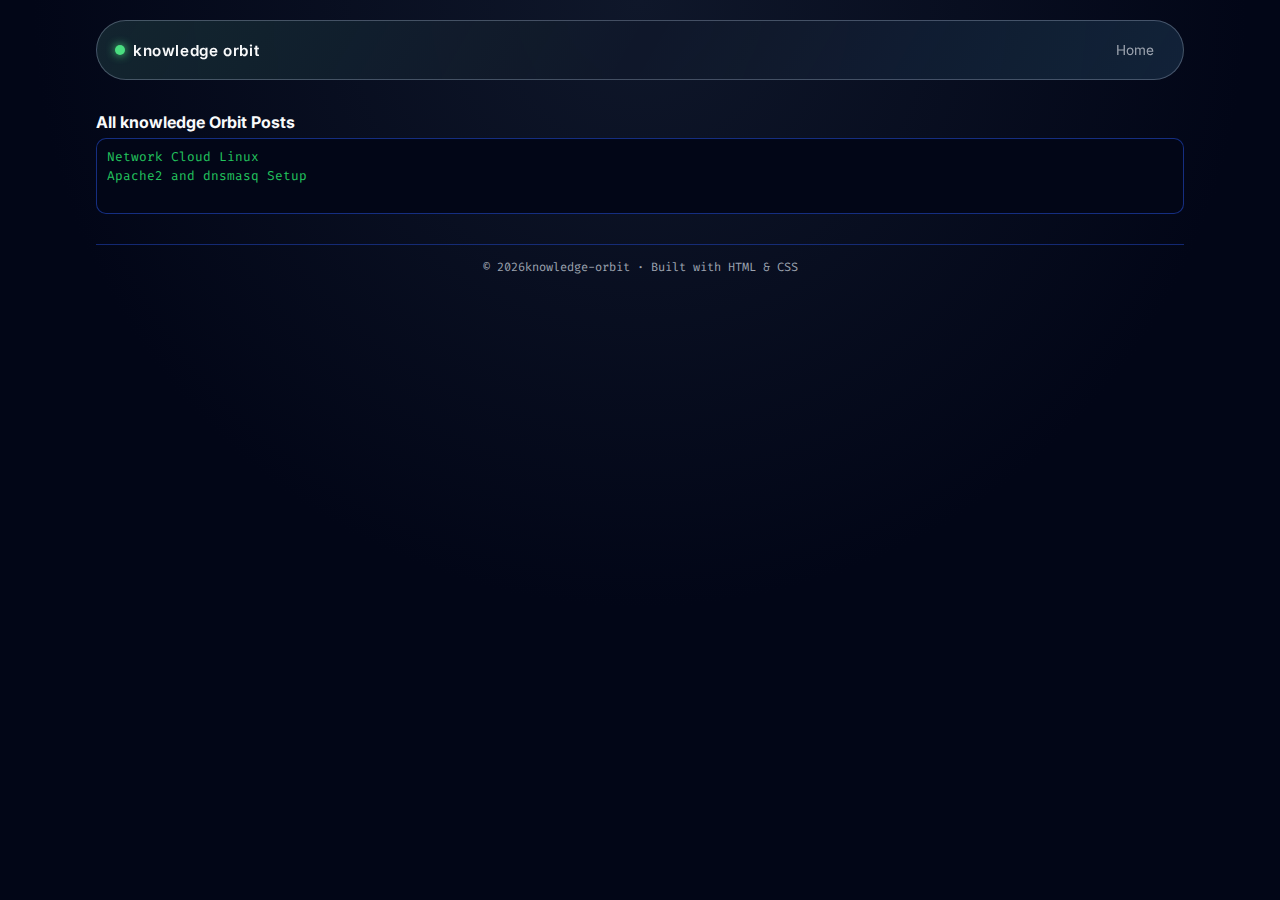
<file: knowledge-orbit-posts.html>
<!DOCTYPE html>
<html lang="en">
<head>
  <meta charset="UTF-8" />
  <meta name="viewport" content="width=device-width, initial-scale=1" />
  <title>Posts · Dev Space</title>

  <!-- same fonts as your main page -->
  <link rel="preconnect" href="https://fonts.googleapis.com">
  <link rel="preconnect" href="https://fonts.gstatic.com" crossorigin>
  <link href="https://fonts.googleapis.com/css2?family=Fira+Code:wght@400;500;600&family=Inter:wght@400;500;600;700&display=swap" rel="stylesheet">

  <link rel="stylesheet" href="css/style.css" />
  <style>
    /* extra styling for code blocks and exam sections */
    .post-container {
      max-width: 960px;
      margin: 0 auto;
    }

    .post-intro {
      margin-bottom: 20px;
      padding: 16px 16px 14px;
      border-radius: 18px;
      background: rgba(15, 23, 42, 0.95);
      border: 1px solid rgba(51, 65, 85, 0.9);
      font-size: 0.9rem;
      color: #e5e7eb;
    }

    .post-section {
      margin-bottom: 18px;
      padding: 16px 16px 14px;
      border-radius: 18px;
      background: radial-gradient(circle at top left, #020617 0, #020617 65%);
      border: 1px solid rgba(51, 65, 85, 0.9);
      box-shadow: 0 10px 24px rgba(15, 23, 42, 0.75);
    }

    .all-posts h2 {
      margin: 0 0 6px;
      font-size: 1rem;
      color: #f9fafb;
    }

    .post-question {
      font-size: 0.85rem;
      color: #9ca3af;
      margin-bottom: 8px;
    }

    .post-answer-title {
      font-size: 0.82rem;
      text-transform: uppercase;
      letter-spacing: 0.08em;
      color: #9ca3af;
      margin-bottom: 4px;
    }

    pre {
      margin: 0 0 8px;
      padding: 8px 10px;
      border-radius: 10px;
      background: #020617;
      border: 1px solid rgba(30, 64, 175, 0.7);
      overflow-x: auto;
      font-size: 0.8rem;
      font-family: "Fira Code", monospace;
    }

    code {
      font-family: "Fira Code", monospace;
    }

    .post-explanation {
      font-size: 0.85rem;
      color: #9ca3af;
      line-height: 1.5;
    }

    .badge {
      display: inline-flex;
      align-items: center;
      gap: 6px;
      font-size: 0.78rem;
      padding: 2px 8px;
      border-radius: 999px;
      border: 1px solid rgba(148, 163, 184, 0.5);
      background: rgba(15, 23, 42, 0.9);
      color: #e5e7eb;
      margin-left: 6px;
    }

    .badge span {
      color: #22c55e;
    }

    @media (max-width: 768px) {
      .post-container {
        padding-inline: 0;
      }
    }
  </style>
</head>
<body>
  <div class="page">
    <!-- Header / Nav (adapt links to your project) -->
    <header class="site-header">
      <div class="logo">
        <span class="logo-dot"></span>
        <span class="logo-text">Knowledge Orbit</span>
      </div>
      <nav class="nav">
        <a href="index.html">Home</a>
      </nav>
    </header>

      <!-- Q1 -->
      <section class="all-posts" id="q1">
        <h2>All knowledge Orbit Posts</h2>
        <div class="post-explanation">
          <pre><a href="knowledge-orbit-network-cloud.html" class="post-link">Network Cloud Linux</a>
<a href="knowledge-orbit-apache2.html" class="post-link">Apache2 and dnsmasq Setup</a><code>
      </section>


    <footer class="site-footer">
      <span>© <span id="year"></span>knowledge-orbit · Built with HTML & CSS</span>
    </footer>
  </div>

  <script>
    document.getElementById('year').textContent = new Date().getFullYear();
  </script>
</body>
</html>
</file>
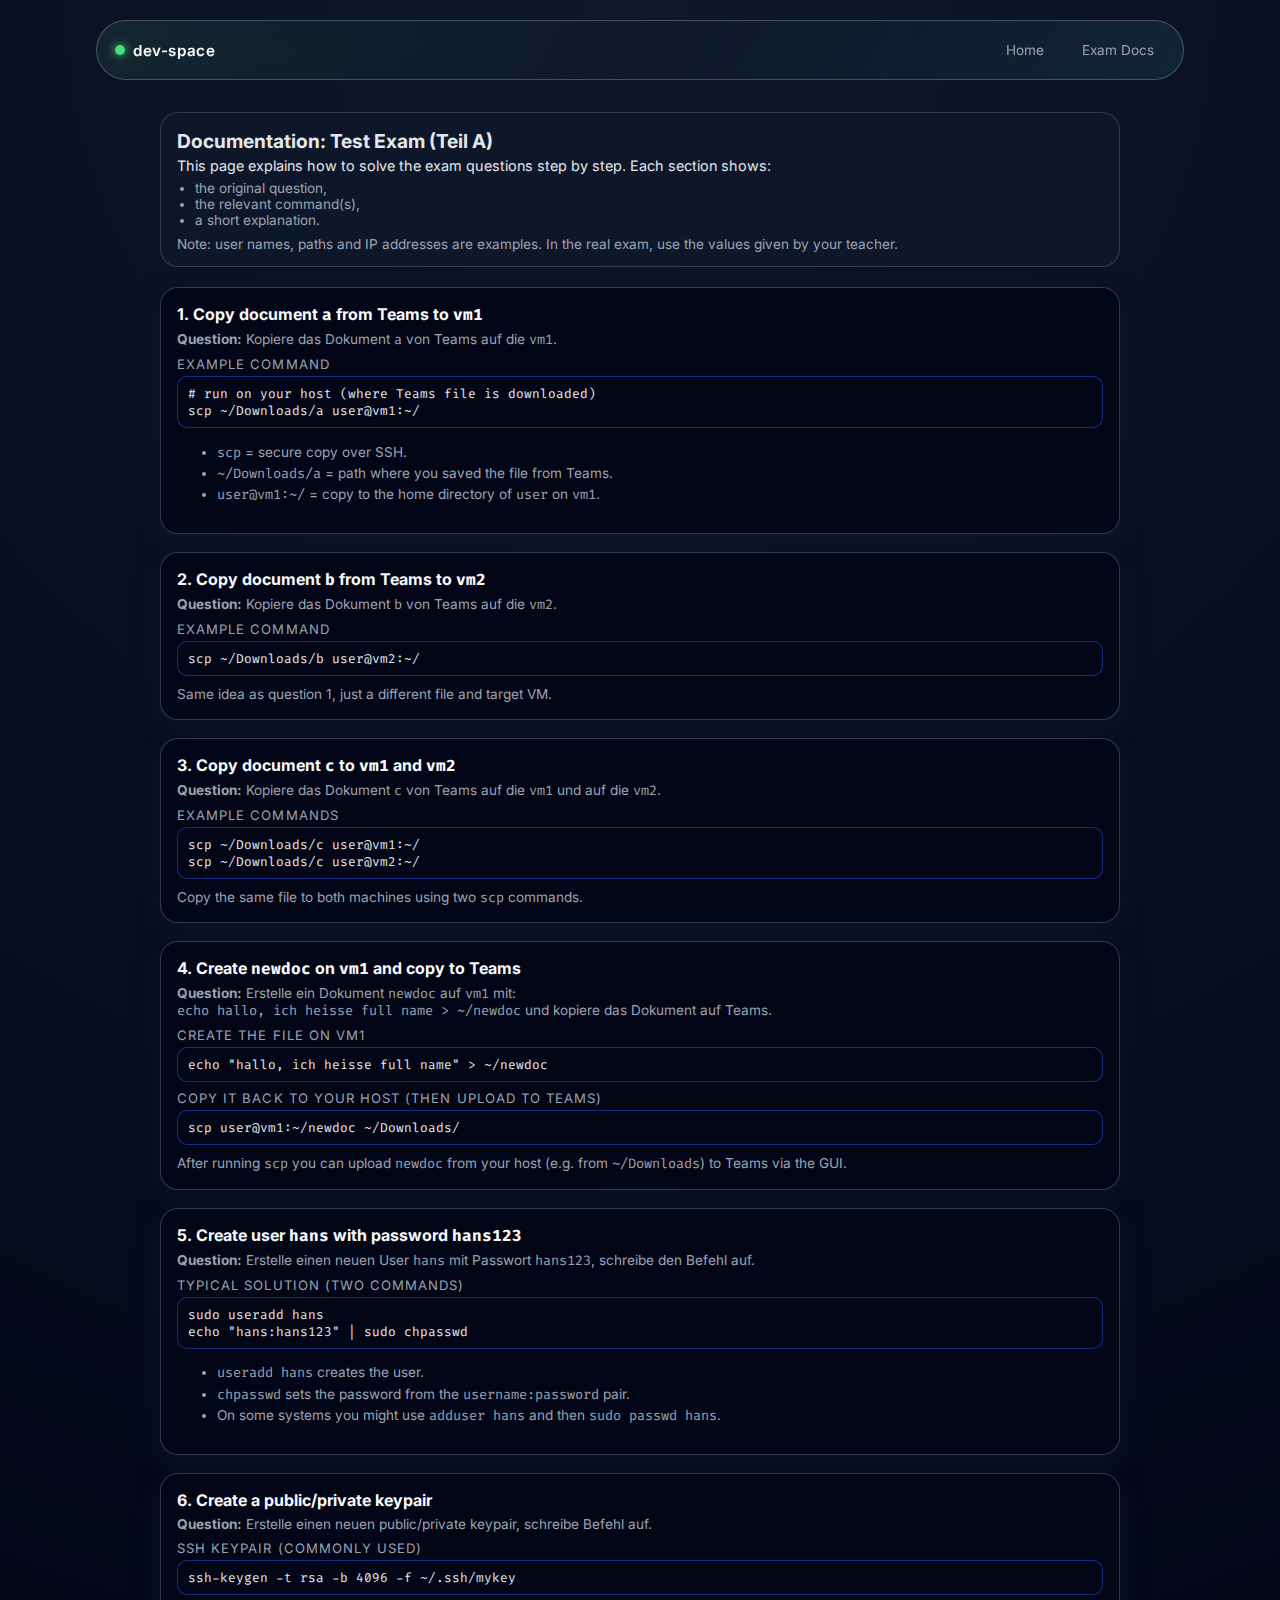
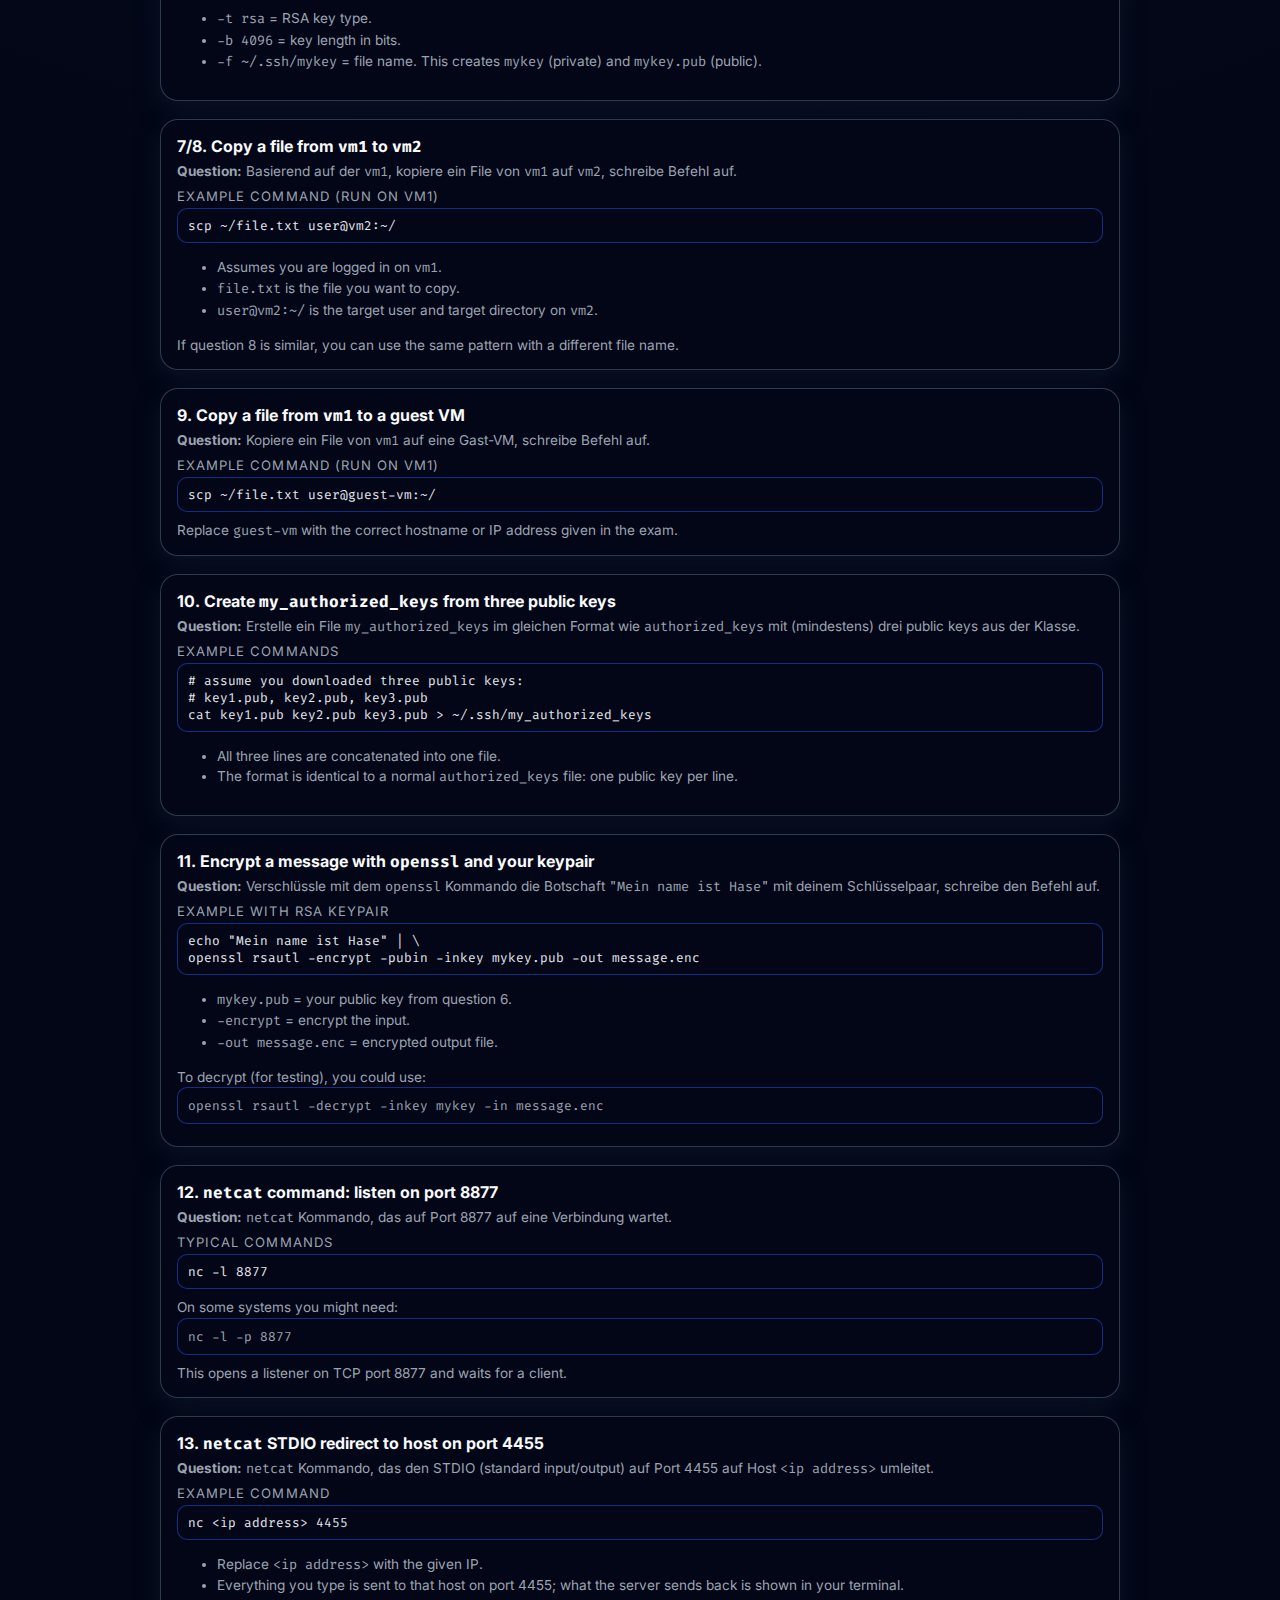
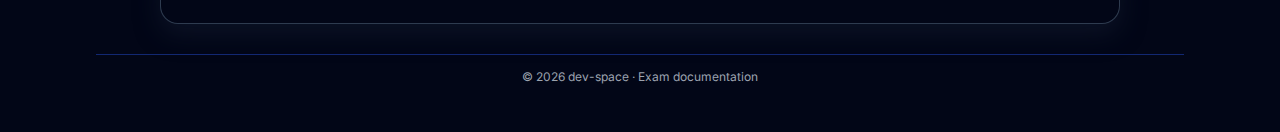
<file: network-cloud.html>
<!DOCTYPE html>
<html lang="en">
<head>
  <meta charset="UTF-8" />
  <meta name="viewport" content="width=device-width, initial-scale=1" />
  <title>Exam Documentation · Dev Space</title>

  <!-- same fonts as your main page -->
  <link rel="preconnect" href="https://fonts.googleapis.com">
  <link rel="preconnect" href="https://fonts.gstatic.com" crossorigin>
  <link href="https://fonts.googleapis.com/css2?family=Fira+Code:wght@400;500;600&family=Inter:wght@400;500;600;700&display=swap" rel="stylesheet">

  <link rel="stylesheet" href="css/style.css" />
  <style>
    /* extra styling for code blocks and exam sections */
    .exam-container {
      max-width: 960px;
      margin: 0 auto;
    }

    .exam-intro {
      margin-bottom: 20px;
      padding: 16px 16px 14px;
      border-radius: 18px;
      background: rgba(15, 23, 42, 0.95);
      border: 1px solid rgba(51, 65, 85, 0.9);
      font-size: 0.9rem;
      color: #e5e7eb;
    }

    .exam-section {
      margin-bottom: 18px;
      padding: 16px 16px 14px;
      border-radius: 18px;
      background: radial-gradient(circle at top left, #020617 0, #020617 65%);
      border: 1px solid rgba(51, 65, 85, 0.9);
      box-shadow: 0 10px 24px rgba(15, 23, 42, 0.75);
    }

    .exam-section h2 {
      margin: 0 0 6px;
      font-size: 1rem;
      color: #f9fafb;
    }

    .exam-question {
      font-size: 0.85rem;
      color: #9ca3af;
      margin-bottom: 8px;
    }

    .exam-answer-title {
      font-size: 0.82rem;
      text-transform: uppercase;
      letter-spacing: 0.08em;
      color: #9ca3af;
      margin-bottom: 4px;
    }

    pre {
      margin: 0 0 8px;
      padding: 8px 10px;
      border-radius: 10px;
      background: #020617;
      border: 1px solid rgba(30, 64, 175, 0.7);
      overflow-x: auto;
      font-size: 0.8rem;
      font-family: "Fira Code", monospace;
    }

    code {
      font-family: "Fira Code", monospace;
    }

    .exam-explanation {
      font-size: 0.85rem;
      color: #9ca3af;
      line-height: 1.5;
    }

    .badge {
      display: inline-flex;
      align-items: center;
      gap: 6px;
      font-size: 0.78rem;
      padding: 2px 8px;
      border-radius: 999px;
      border: 1px solid rgba(148, 163, 184, 0.5);
      background: rgba(15, 23, 42, 0.9);
      color: #e5e7eb;
      margin-left: 6px;
    }

    .badge span {
      color: #22c55e;
    }

    @media (max-width: 768px) {
      .exam-container {
        padding-inline: 0;
      }
    }
  </style>
</head>
<body>
  <div class="page">
    <!-- Header / Nav (adapt links to your project) -->
    <header class="site-header">
      <div class="logo">
        <span class="logo-dot"></span>
        <span class="logo-text">dev-space</span>
      </div>
      <nav class="nav">
        <a href="index.html">Home</a>
        <a href="exam-doc.html">Exam Docs</a>
      </nav>
    </header>

    <main class="exam-container">
      <section class="exam-intro">
        <h1 style="margin: 0 0 4px; font-size: 1.2rem;">Documentation: Test Exam (Teil A)</h1>
        <p style="margin: 0 0 6px; font-size: 0.9rem;">
          This page explains how to solve the exam questions step by step. Each section shows:
        </p>
        <ul style="margin: 0 0 8px 18px; padding: 0; font-size: 0.85rem; color: #9ca3af;">
          <li>the original question,</li>
          <li>the relevant command(s),</li>
          <li>a short explanation.</li>
        </ul>
        <p style="margin: 0; font-size: 0.85rem; color: #9ca3af;">
          Note: user names, paths and IP addresses are examples. In the real exam, use the values given by your teacher.
        </p>
      </section>

      <!-- Q1 -->
      <section class="exam-section" id="q1">
        <h2>1. Copy document <code>a</code> from Teams to <code>vm1</code></h2>
        <div class="exam-question">
          <strong>Question:</strong> Kopiere das Dokument <code>a</code> von Teams auf die <code>vm1</code>.
        </div>
        <div class="exam-answer-title">Example command</div>
        <pre><code># run on your host (where Teams file is downloaded)
scp ~/Downloads/a user@vm1:~/</code></pre>
        <div class="exam-explanation">
          <ul>
            <li><code>scp</code> = secure copy over SSH.</li>
            <li><code>~/Downloads/a</code> = path where you saved the file from Teams.</li>
            <li><code>user@vm1:~/</code> = copy to the home directory of <code>user</code> on <code>vm1</code>.</li>
          </ul>
        </div>
      </section>

      <!-- Q2 -->
      <section class="exam-section" id="q2">
        <h2>2. Copy document <code>b</code> from Teams to <code>vm2</code></h2>
        <div class="exam-question">
          <strong>Question:</strong> Kopiere das Dokument <code>b</code> von Teams auf die <code>vm2</code>.
        </div>
        <div class="exam-answer-title">Example command</div>
        <pre><code>scp ~/Downloads/b user@vm2:~/</code></pre>
        <div class="exam-explanation">
          Same idea as question 1, just a different file and target VM.
        </div>
      </section>

      <!-- Q3 -->
      <section class="exam-section" id="q3">
        <h2>3. Copy document <code>c</code> to <code>vm1</code> and <code>vm2</code></h2>
        <div class="exam-question">
          <strong>Question:</strong> Kopiere das Dokument <code>c</code> von Teams auf die <code>vm1</code> und auf die <code>vm2</code>.
        </div>
        <div class="exam-answer-title">Example commands</div>
        <pre><code>scp ~/Downloads/c user@vm1:~/
scp ~/Downloads/c user@vm2:~/</code></pre>
        <div class="exam-explanation">
          Copy the same file to both machines using two <code>scp</code> commands.
        </div>
      </section>

      <!-- Q4 -->
      <section class="exam-section" id="q4">
        <h2>4. Create <code>newdoc</code> on <code>vm1</code> and copy to Teams</h2>
        <div class="exam-question">
          <strong>Question:</strong> Erstelle ein Dokument <code>newdoc</code> auf <code>vm1</code> mit:<br>
          <code>echo hallo, ich heisse full name &gt; ~/newdoc</code> und kopiere das Dokument auf Teams.
        </div>
        <div class="exam-answer-title">Create the file on vm1</div>
        <pre><code>echo "hallo, ich heisse full name" &gt; ~/newdoc</code></pre>
        <div class="exam-answer-title">Copy it back to your host (then upload to Teams)</div>
        <pre><code>scp user@vm1:~/newdoc ~/Downloads/</code></pre>
        <div class="exam-explanation">
          After running <code>scp</code> you can upload <code>newdoc</code> from your host (e.g. from
          <code>~/Downloads</code>) to Teams via the GUI.
        </div>
      </section>

      <!-- Q5 -->
      <section class="exam-section" id="q5">
        <h2>5. Create user <code>hans</code> with password <code>hans123</code></h2>
        <div class="exam-question">
          <strong>Question:</strong> Erstelle einen neuen User <code>hans</code> mit Passwort <code>hans123</code>, schreibe den Befehl auf.
        </div>
        <div class="exam-answer-title">Typical solution (two commands)</div>
        <pre><code>sudo useradd hans
echo "hans:hans123" | sudo chpasswd</code></pre>
        <div class="exam-explanation">
          <ul>
            <li><code>useradd hans</code> creates the user.</li>
            <li><code>chpasswd</code> sets the password from the <code>username:password</code> pair.</li>
            <li>On some systems you might use <code>adduser hans</code> and then <code>sudo passwd hans</code>.</li>
          </ul>
        </div>
      </section>

      <!-- Q6 -->
      <section class="exam-section" id="q6">
        <h2>6. Create a public/private keypair</h2>
        <div class="exam-question">
          <strong>Question:</strong> Erstelle einen neuen public/private keypair, schreibe Befehl auf.
        </div>
        <div class="exam-answer-title">SSH keypair (commonly used)</div>
        <pre><code>ssh-keygen -t rsa -b 4096 -f ~/.ssh/mykey</code></pre>
        <div class="exam-explanation">
          <ul>
            <li><code>-t rsa</code> = RSA key type.</li>
            <li><code>-b 4096</code> = key length in bits.</li>
            <li><code>-f ~/.ssh/mykey</code> = file name. This creates <code>mykey</code> (private) and <code>mykey.pub</code> (public).</li>
          </ul>
        </div>
      </section>

      <!-- Q7 + Q8 -->
      <section class="exam-section" id="q7">
        <h2>7/8. Copy a file from <code>vm1</code> to <code>vm2</code></h2>
        <div class="exam-question">
          <strong>Question:</strong> Basierend auf der <code>vm1</code>, kopiere ein File von <code>vm1</code> auf <code>vm2</code>, schreibe Befehl auf.
        </div>
        <div class="exam-answer-title">Example command (run on vm1)</div>
        <pre><code>scp ~/file.txt user@vm2:~/</code></pre>
        <div class="exam-explanation">
          <ul>
            <li>Assumes you are logged in on <code>vm1</code>.</li>
            <li><code>file.txt</code> is the file you want to copy.</li>
            <li><code>user@vm2:~/</code> is the target user and target directory on <code>vm2</code>.</li>
          </ul>
        </div>
        <div class="exam-explanation">
          If question 8 is similar, you can use the same pattern with a different file name.
        </div>
      </section>

      <!-- Q9 -->
      <section class="exam-section" id="q9">
        <h2>9. Copy a file from <code>vm1</code> to a guest VM</h2>
        <div class="exam-question">
          <strong>Question:</strong> Kopiere ein File von <code>vm1</code> auf eine Gast-VM, schreibe Befehl auf.
        </div>
        <div class="exam-answer-title">Example command (run on vm1)</div>
        <pre><code>scp ~/file.txt user@guest-vm:~/</code></pre>
        <div class="exam-explanation">
          Replace <code>guest-vm</code> with the correct hostname or IP address given in the exam.
        </div>
      </section>

      <!-- Q10 -->
      <section class="exam-section" id="q10">
        <h2>10. Create <code>my_authorized_keys</code> from three public keys</h2>
        <div class="exam-question">
          <strong>Question:</strong> Erstelle ein File <code>my_authorized_keys</code> im gleichen Format wie <code>authorized_keys</code> mit (mindestens) drei public keys aus der Klasse.
        </div>
        <div class="exam-answer-title">Example commands</div>
        <pre><code># assume you downloaded three public keys:
# key1.pub, key2.pub, key3.pub
cat key1.pub key2.pub key3.pub &gt; ~/.ssh/my_authorized_keys</code></pre>
        <div class="exam-explanation">
          <ul>
            <li>All three lines are concatenated into one file.</li>
            <li>The format is identical to a normal <code>authorized_keys</code> file: one public key per line.</li>
          </ul>
        </div>
      </section>

      <!-- Q11 -->
      <section class="exam-section" id="q11">
        <h2>11. Encrypt a message with <code>openssl</code> and your keypair</h2>
        <div class="exam-question">
          <strong>Question:</strong> Verschlüssle mit dem <code>openssl</code> Kommando die Botschaft
          <code>"Mein name ist Hase"</code> mit deinem Schlüsselpaar, schreibe den Befehl auf.
        </div>
        <div class="exam-answer-title">Example with RSA keypair</div>
        <pre><code>echo "Mein name ist Hase" | \
openssl rsautl -encrypt -pubin -inkey mykey.pub -out message.enc</code></pre>
        <div class="exam-explanation">
          <ul>
            <li><code>mykey.pub</code> = your public key from question 6.</li>
            <li><code>-encrypt</code> = encrypt the input.</li>
            <li><code>-out message.enc</code> = encrypted output file.</li>
          </ul>
          To decrypt (for testing), you could use:
          <pre><code>openssl rsautl -decrypt -inkey mykey -in message.enc</code></pre>
        </div>
      </section>

      <!-- Q12 -->
      <section class="exam-section" id="q12">
        <h2>12. <code>netcat</code> command: listen on port 8877</h2>
        <div class="exam-question">
          <strong>Question:</strong> <code>netcat</code> Kommando, das auf Port 8877 auf eine Verbindung wartet.
        </div>
        <div class="exam-answer-title">Typical commands</div>
        <pre><code>nc -l 8877</code></pre>
        <div class="exam-explanation">
          On some systems you might need:
          <pre><code>nc -l -p 8877</code></pre>
          This opens a listener on TCP port 8877 and waits for a client.
        </div>
      </section>

      <!-- Q13 -->
      <section class="exam-section" id="q13">
        <h2>13. <code>netcat</code> STDIO redirect to host on port 4455</h2>
        <div class="exam-question">
          <strong>Question:</strong> <code>netcat</code> Kommando, das den STDIO (standard input/output)
          auf Port 4455 auf Host <code>&lt;ip address&gt;</code> umleitet.
        </div>
        <div class="exam-answer-title">Example command</div>
        <pre><code>nc &lt;ip address&gt; 4455</code></pre>
        <div class="exam-explanation">
          <ul>
            <li>Replace <code>&lt;ip address&gt;</code> with the given IP.</li>
            <li>Everything you type is sent to that host on port 4455; what the server sends back is shown in your terminal.</li>
          </ul>
        </div>
      </section>
    </main>

    <footer class="site-footer">
      <span>© <span id="year"></span> dev-space · Exam documentation</span>
    </footer>
  </div>

  <script>
    document.getElementById('year').textContent = new Date().getFullYear();
  </script>
</body>
</html>
</file>
<file: css/style.css>
:root {
  --bg: #050816;
  --bg-elevated: #090f1f;
  --bg-elevated-soft: #0e172a;
  --accent: #4ade80;
  --accent-soft: rgba(74, 222, 128, 0.1);
  --accent-strong: #22c55e;
  --text: #e5e7eb;
  --text-muted: #9ca3af;
  --border-subtle: rgba(148, 163, 184, 0.3);
  --shadow-soft: 0 18px 45px rgba(15, 23, 42, 0.7);
  --radius-lg: 18px;
  --radius-xl: 22px;
  --radius-pill: 999px;
}

/* Reset-ish basics */
*,
*::before,
*::after {
  box-sizing: border-box;
}

html,
body {
  margin: 0;
  padding: 0;
}

body {
  min-height: 100vh;
  background: radial-gradient(circle at top, #0f172a 0, #020617 55%);
  color: var(--text);
  font-family: "Inter", system-ui, -apple-system, BlinkMacSystemFont, "Segoe UI",
    sans-serif;
}

/* Layout */

.page {
  max-width: 1120px;
  margin: 0 auto;
  padding: 20px 16px 48px;
}

/* Header */

.site-header {
  display: flex;
  align-items: center;
  justify-content: space-between;
  gap: 16px;
  padding: 14px 18px;
  margin-bottom: 32px;
  border-radius: var(--radius-pill);
  background: linear-gradient(
      120deg,
      rgba(74, 222, 128, 0.08),
      transparent,
      rgba(56, 189, 248, 0.08)
    ),
    rgba(15, 23, 42, 0.9);
  border: 1px solid rgba(148, 163, 184, 0.4);
  backdrop-filter: blur(16px);
}

.logo {
  display: inline-flex;
  align-items: center;
  gap: 8px;
  font-weight: 600;
  letter-spacing: 0.04em;
  text-transform: lowercase;
  font-size: 0.95rem;
}

.logo-dot {
  width: 10px;
  height: 10px;
  border-radius: 999px;
  background: var(--accent);
  box-shadow: 0 0 10px var(--accent);
}

.logo-text {
  color: #f9fafb;
}

.nav {
  display: flex;
  align-items: center;
  gap: 16px;
  font-size: 0.85rem;
}

.nav a {
  text-decoration: none;
  color: var(--text-muted);
  padding: 6px 10px;
  border-radius: 999px;
  border: 1px solid transparent;
  transition: all 0.18s ease-out;
}

.nav a:hover {
  color: var(--text);
  border-color: var(--accent-soft);
  background: rgba(15, 23, 42, 0.8);
}

/* Hero / terminal */

.hero {
  margin-bottom: 32px;
}

.terminal {
  max-width: 720px;
  margin: 0 auto;
  border-radius: var(--radius-xl);
  overflow: hidden;
  background: radial-gradient(circle at top left, #020617 0, #020617 55%, #020617 100%);
  border: 1px solid var(--border-subtle);
  box-shadow: var(--shadow-soft);
}

.terminal-header {
  display: flex;
  align-items: center;
  gap: 8px;
  padding: 10px 14px;
  background: linear-gradient(90deg, #020617, #020617, #020617);
  border-bottom: 1px solid rgba(15, 23, 42, 0.9);
  font-family: "Fira Code", monospace;
  font-size: 0.75rem;
  color: var(--text-muted);
}

.dot {
  width: 10px;
  height: 10px;
  border-radius: 999px;
}

.dot.red {
  background: #f97373;
}

.dot.yellow {
  background: #facc15;
}

.dot.green {
  background: #4ade80;
}

.terminal-title {
  margin-left: auto;
  opacity: 0.7;
}

.terminal-body {
  padding: 18px 18px 16px;
  background: radial-gradient(circle at top left, #020617 0, #020617 50%, #020617 100%);
  font-family: "Fira Code", monospace;
  font-size: 0.85rem;
}

.prompt {
  margin: 0 0 4px;
  white-space: nowrap;
  overflow-x: auto;
}

.prompt-user {
  color: #38bdf8;
}

.prompt-sign {
  margin: 0 4px;
  color: #e5e7eb;
}

.prompt-command {
  color: var(--accent);
}

.terminal-output {
  margin: 0 0 10px;
  color: var(--text-muted);
}

.terminal-output.highlight {
  color: var(--accent-strong);
}

/* Main content layout */

.content {
  display: grid;
  grid-template-columns: minmax(0, 2fr) minmax(0, 1.1fr);
  gap: 24px;
  margin-top: 18px;
}

.section-title {
  font-size: 0.9rem;
  text-transform: uppercase;
  letter-spacing: 0.09em;
  color: var(--text-muted);
  margin: 0 0 12px;
}

/* Posts */

.posts {
  display: flex;
  flex-direction: column;
  gap: 14px;
}

.post-card {
  padding: 16px 16px 14px;
  border-radius: var(--radius-lg);
  background: radial-gradient(circle at top left, #020617 0, #020617 65%);
  border: 1px solid rgba(51, 65, 85, 0.9);
  box-shadow: 0 10px 24px rgba(15, 23, 42, 0.75);
  transition: transform 0.15s ease-out, box-shadow 0.15s ease-out,
    border-color 0.15s ease-out, background 0.15s ease-out;
}

.post-card:hover {
  transform: translateY(-2px);
  border-color: rgba(148, 163, 184, 0.8);
  box-shadow: 0 16px 40px rgba(15, 23, 42, 0.9);
  background: radial-gradient(circle at top left, #020617 0, #020617 50%);
}

.post-meta {
  display: flex;
  justify-content: space-between;
  align-items: center;
  margin-bottom: 6px;
  font-size: 0.75rem;
  color: var(--text-muted);
}

.post-tag {
  padding: 2px 8px;
  border-radius: 999px;
  background: var(--accent-soft);
  color: var(--accent-strong);
  border: 1px solid rgba(74, 222, 128, 0.35);
}

.post-title {
  margin: 0 0 6px;
  font-size: 1.02rem;
  color: #f9fafb;
}

.post-excerpt {
  margin: 0 0 10px;
  font-size: 0.88rem;
  line-height: 1.45;
  color: var(--text-muted);
}

.post-link {
  font-size: 0.8rem;
  text-decoration: none;
  color: var(--accent-strong);
  font-family: "Fira Code", monospace;
}

.post-link:hover {
  text-decoration: underline;
}

/* Sidebar */

.sidebar {
  display: flex;
  flex-direction: column;
  gap: 18px;
}

.sidebar section {
  padding: 14px 14px 12px;
  border-radius: var(--radius-lg);
  background: rgba(15, 23, 42, 0.95);
  border: 1px solid rgba(51, 65, 85, 0.9);
}

.sidebar p,
.sidebar li {
  font-size: 0.86rem;
  color: var(--text-muted);
  line-height: 1.5;
}

.stack-list {
  list-style: none;
  padding: 0;
  margin: 0;
}

.stack-list li {
  padding-left: 0;
  position: relative;
  margin-bottom: 4px;
  font-family: "Fira Code", monospace;
}

.stack-list li::before {
  content: ">";
  margin-right: 6px;
  color: var(--accent-strong);
}

.contact-highlight {
  font-family: "Fira Code", monospace;
  background: #020617;
  padding: 3px 8px;
  border-radius: 999px;
  border: 1px solid rgba(148, 163, 184, 0.5);
}

/* Footer */

.site-footer {
  margin-top: 30px;
  border-top: 1px solid rgba(30, 64, 175, 0.6);
  padding-top: 14px;
  font-size: 0.75rem;
  color: var(--text-muted);
  text-align: center;
}

/* Responsive */

@media (max-width: 768px) {
  .page {
    padding: 18px 14px 36px;
  }

  .site-header {
    flex-direction: column;
    align-items: flex-start;
    border-radius: var(--radius-lg);
  }

  .nav {
    width: 100%;
    justify-content: flex-start;
    flex-wrap: wrap;
  }

  .content {
    grid-template-columns: minmax(0, 1fr);
  }

  .terminal {
    margin-inline: 0;
  }
}
</file>
